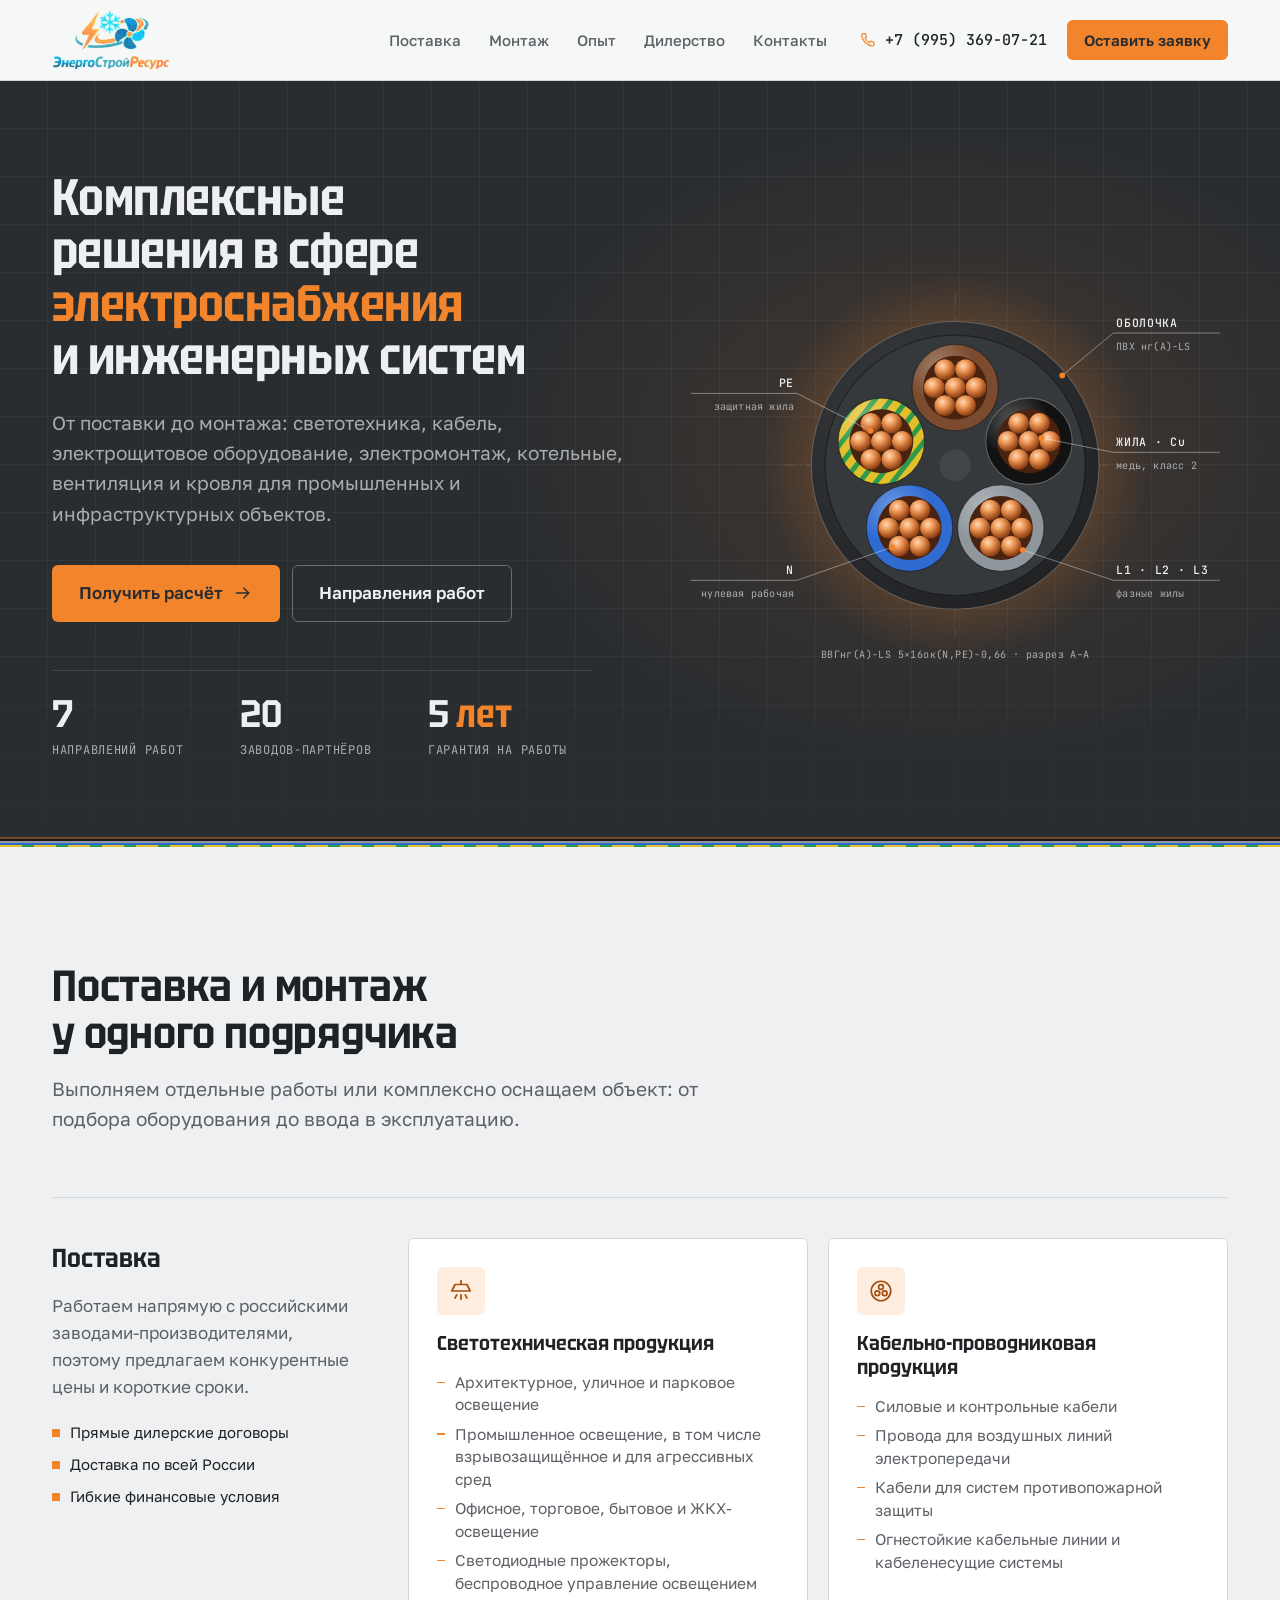
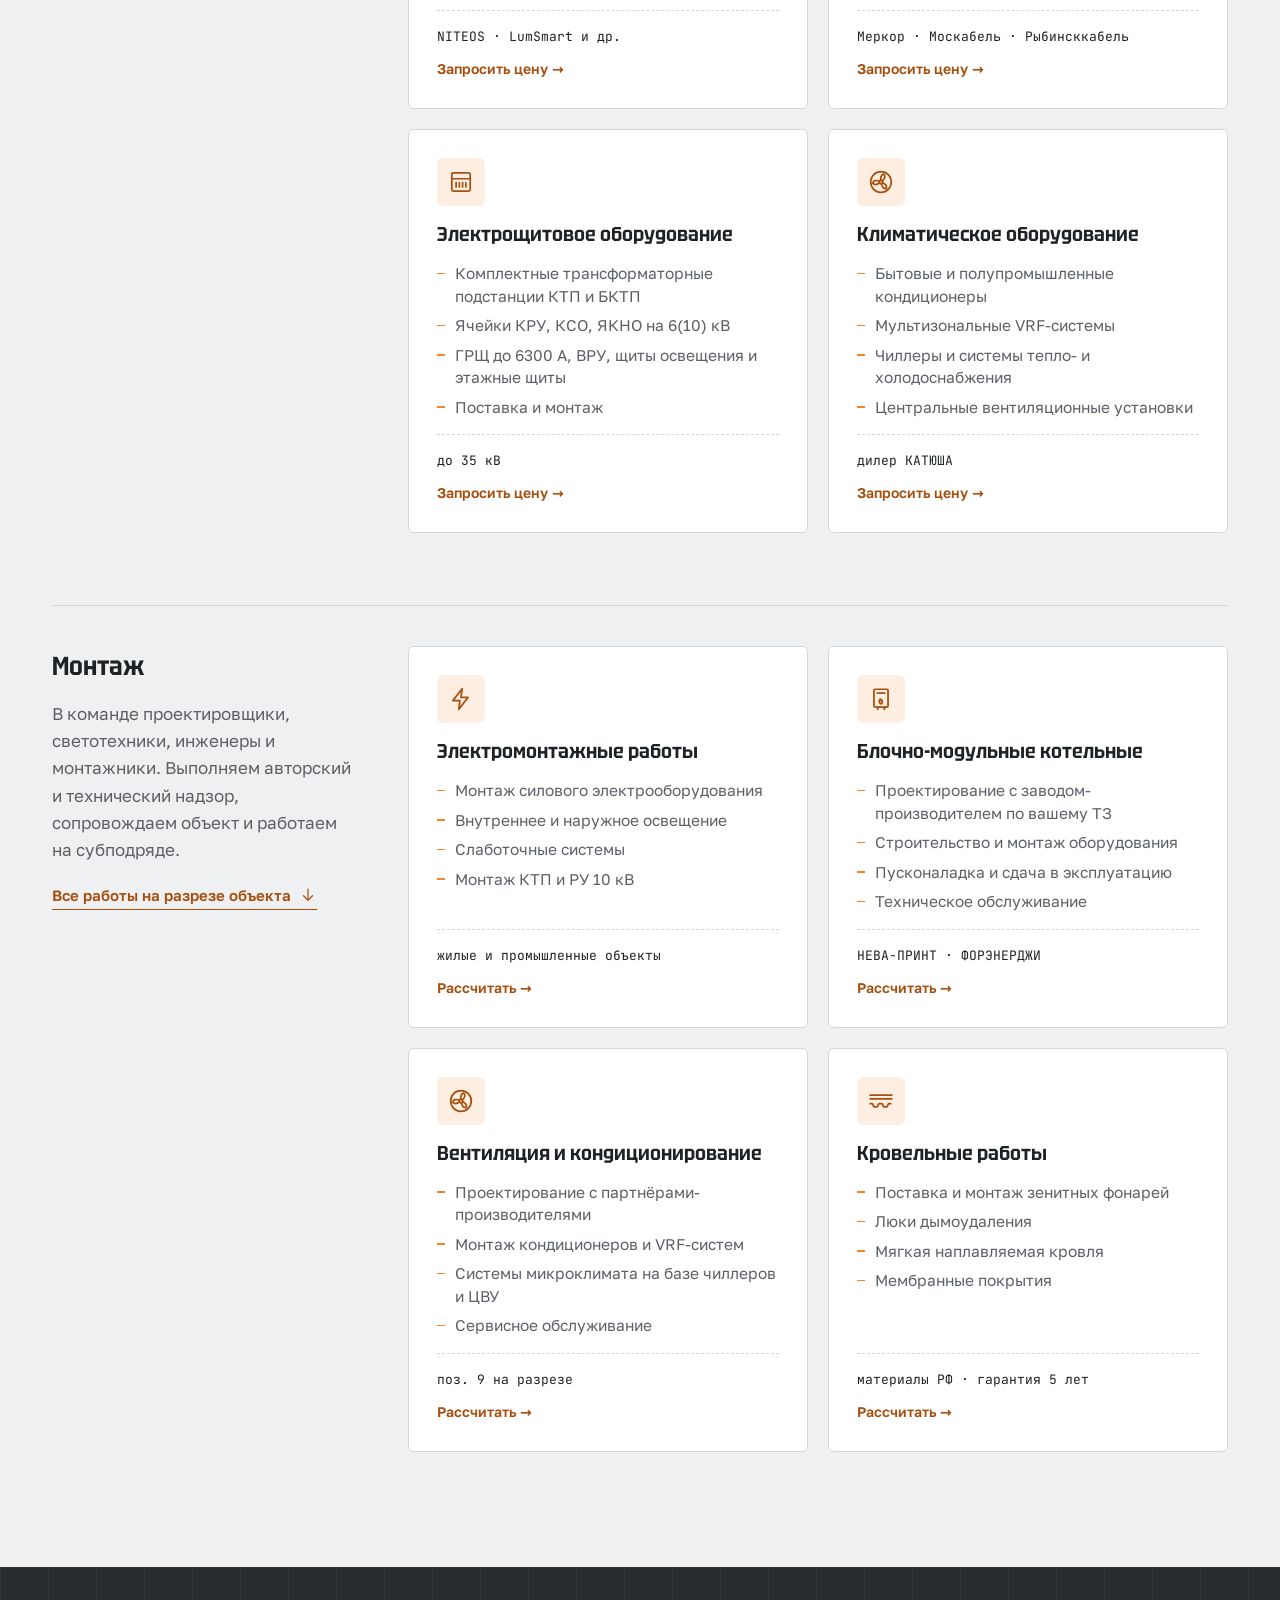
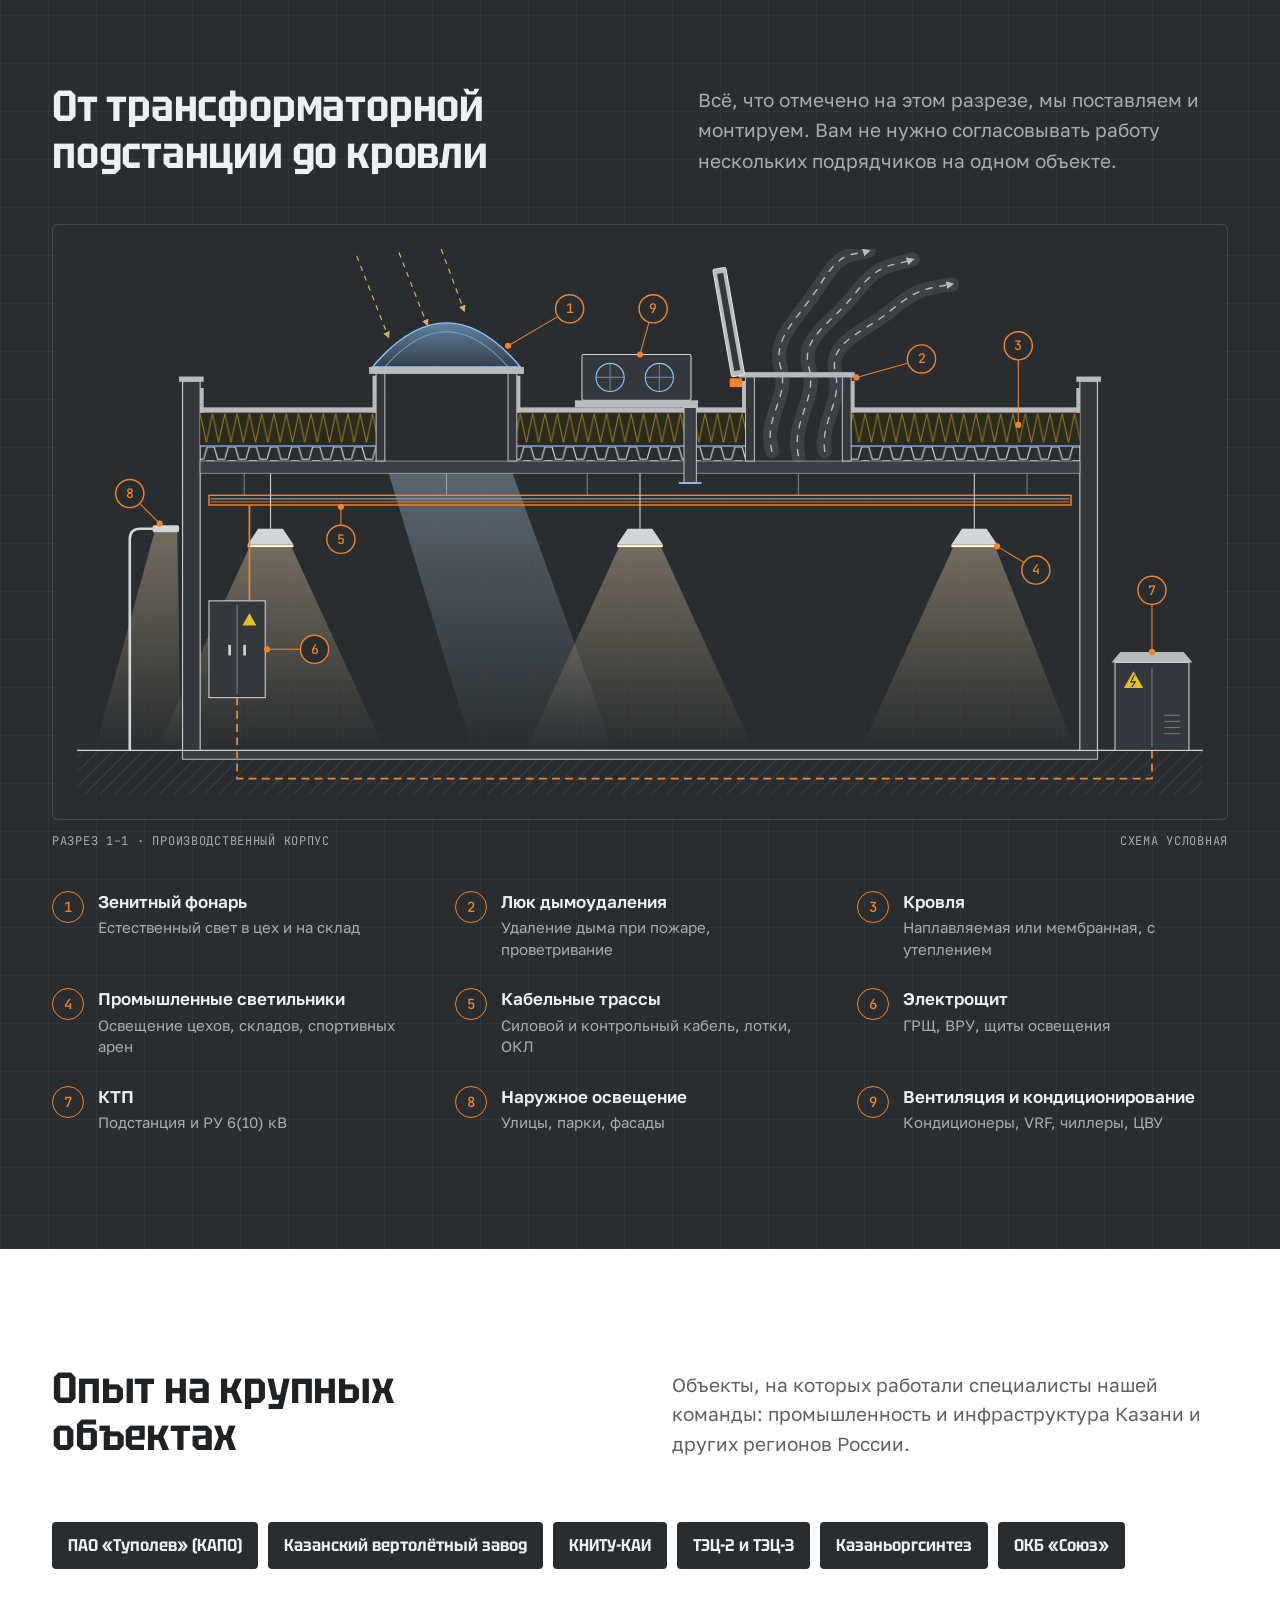
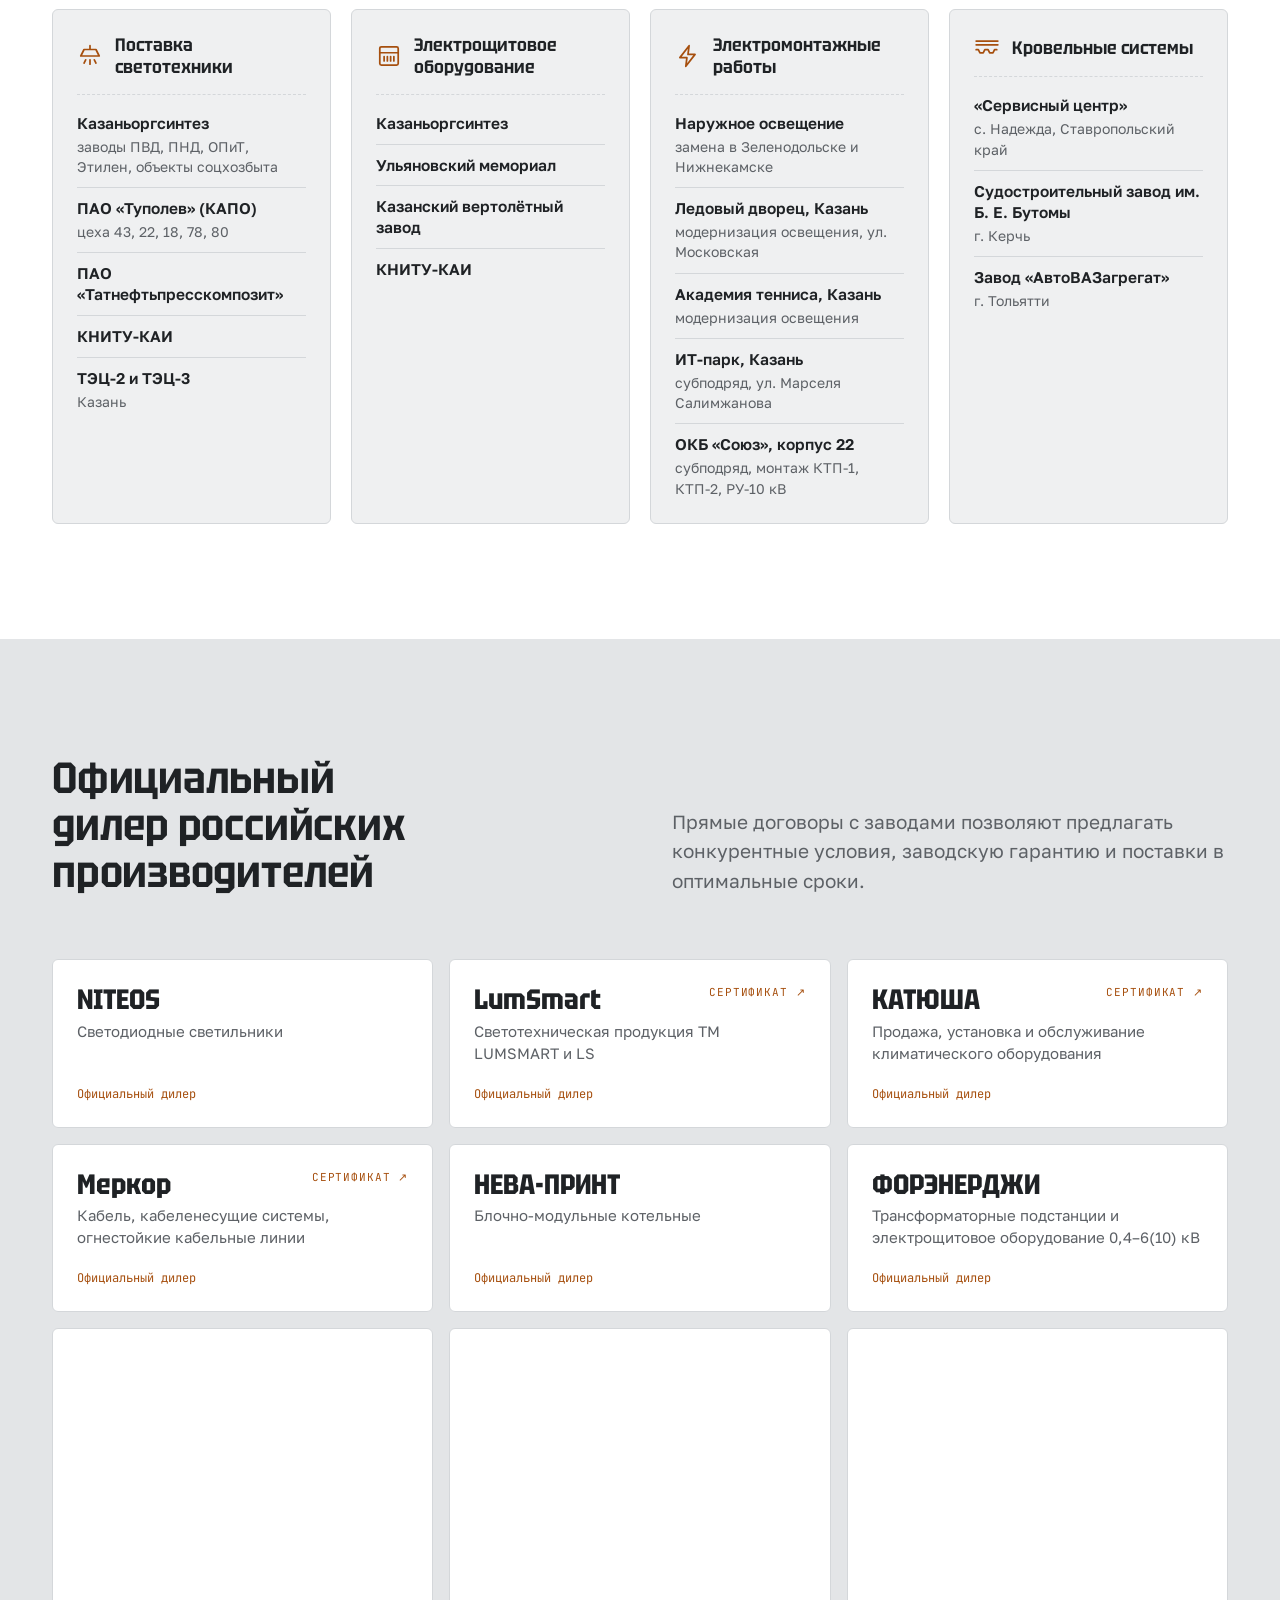
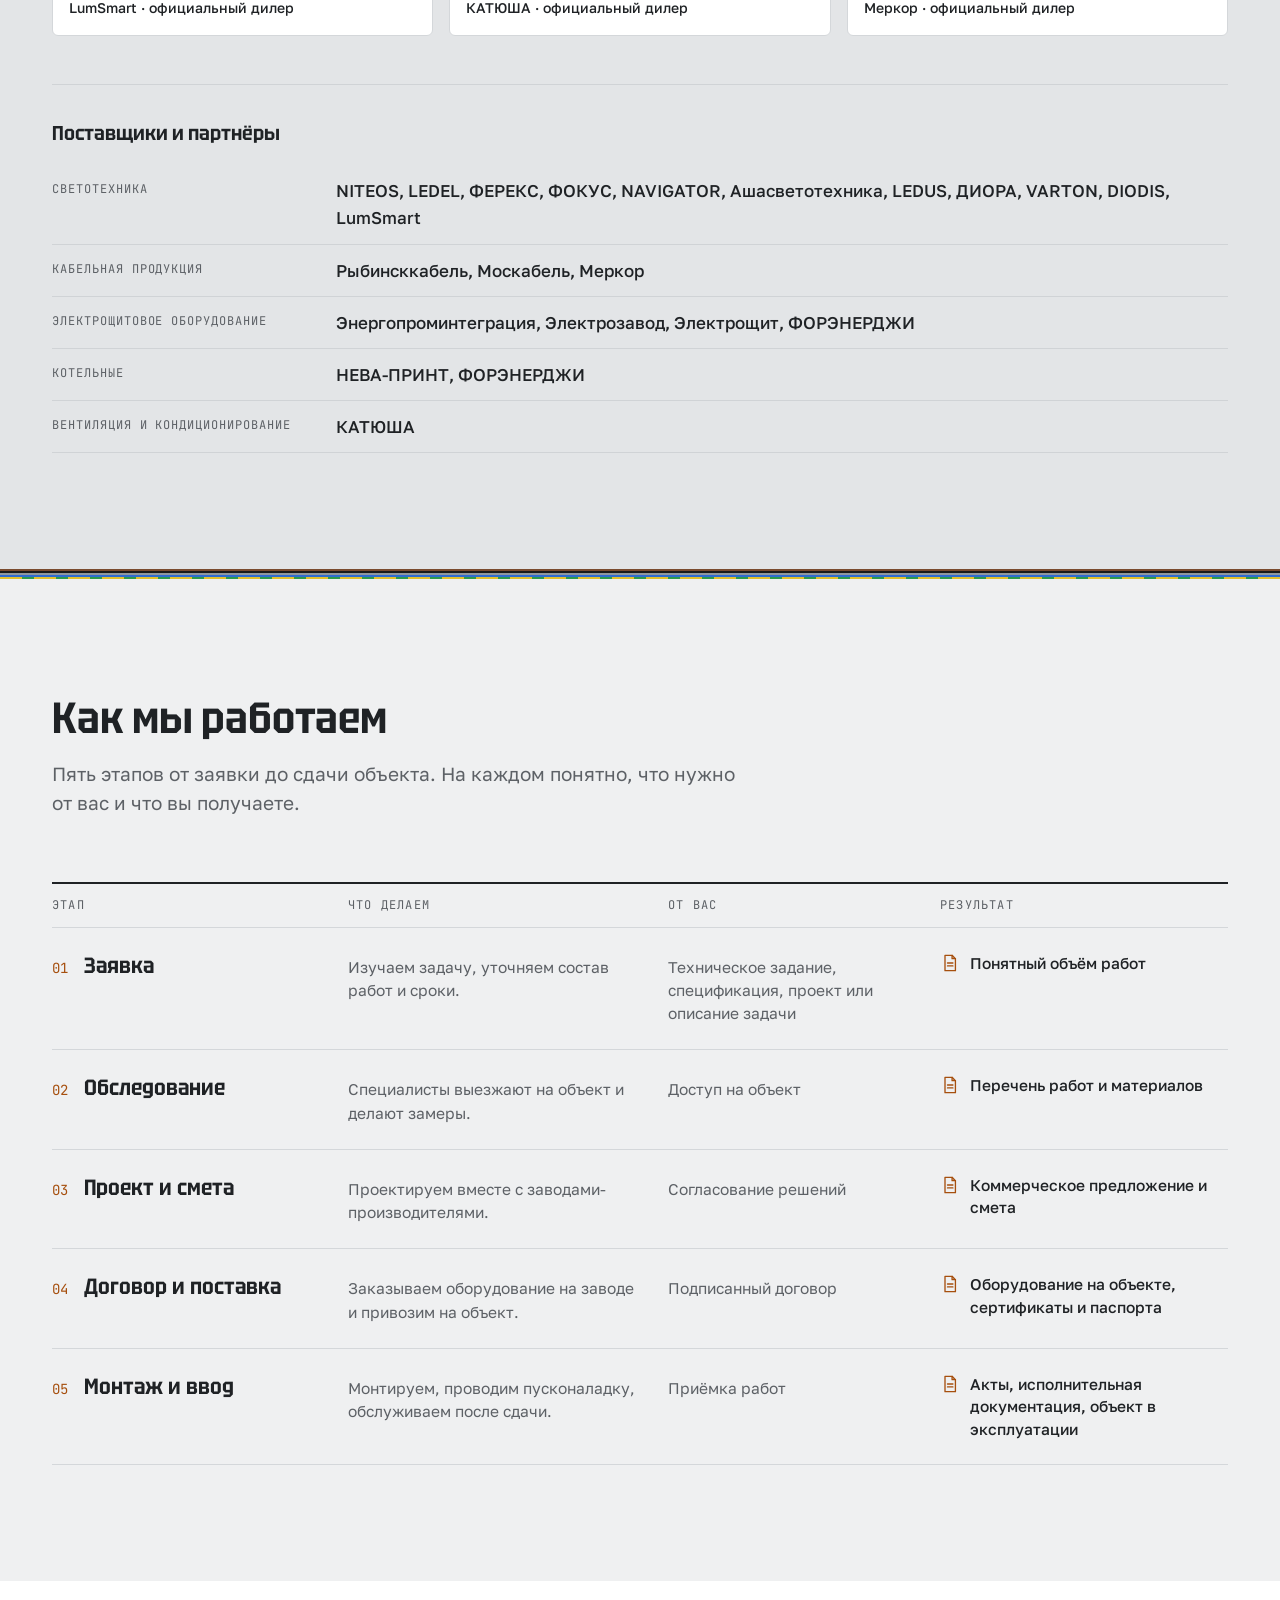
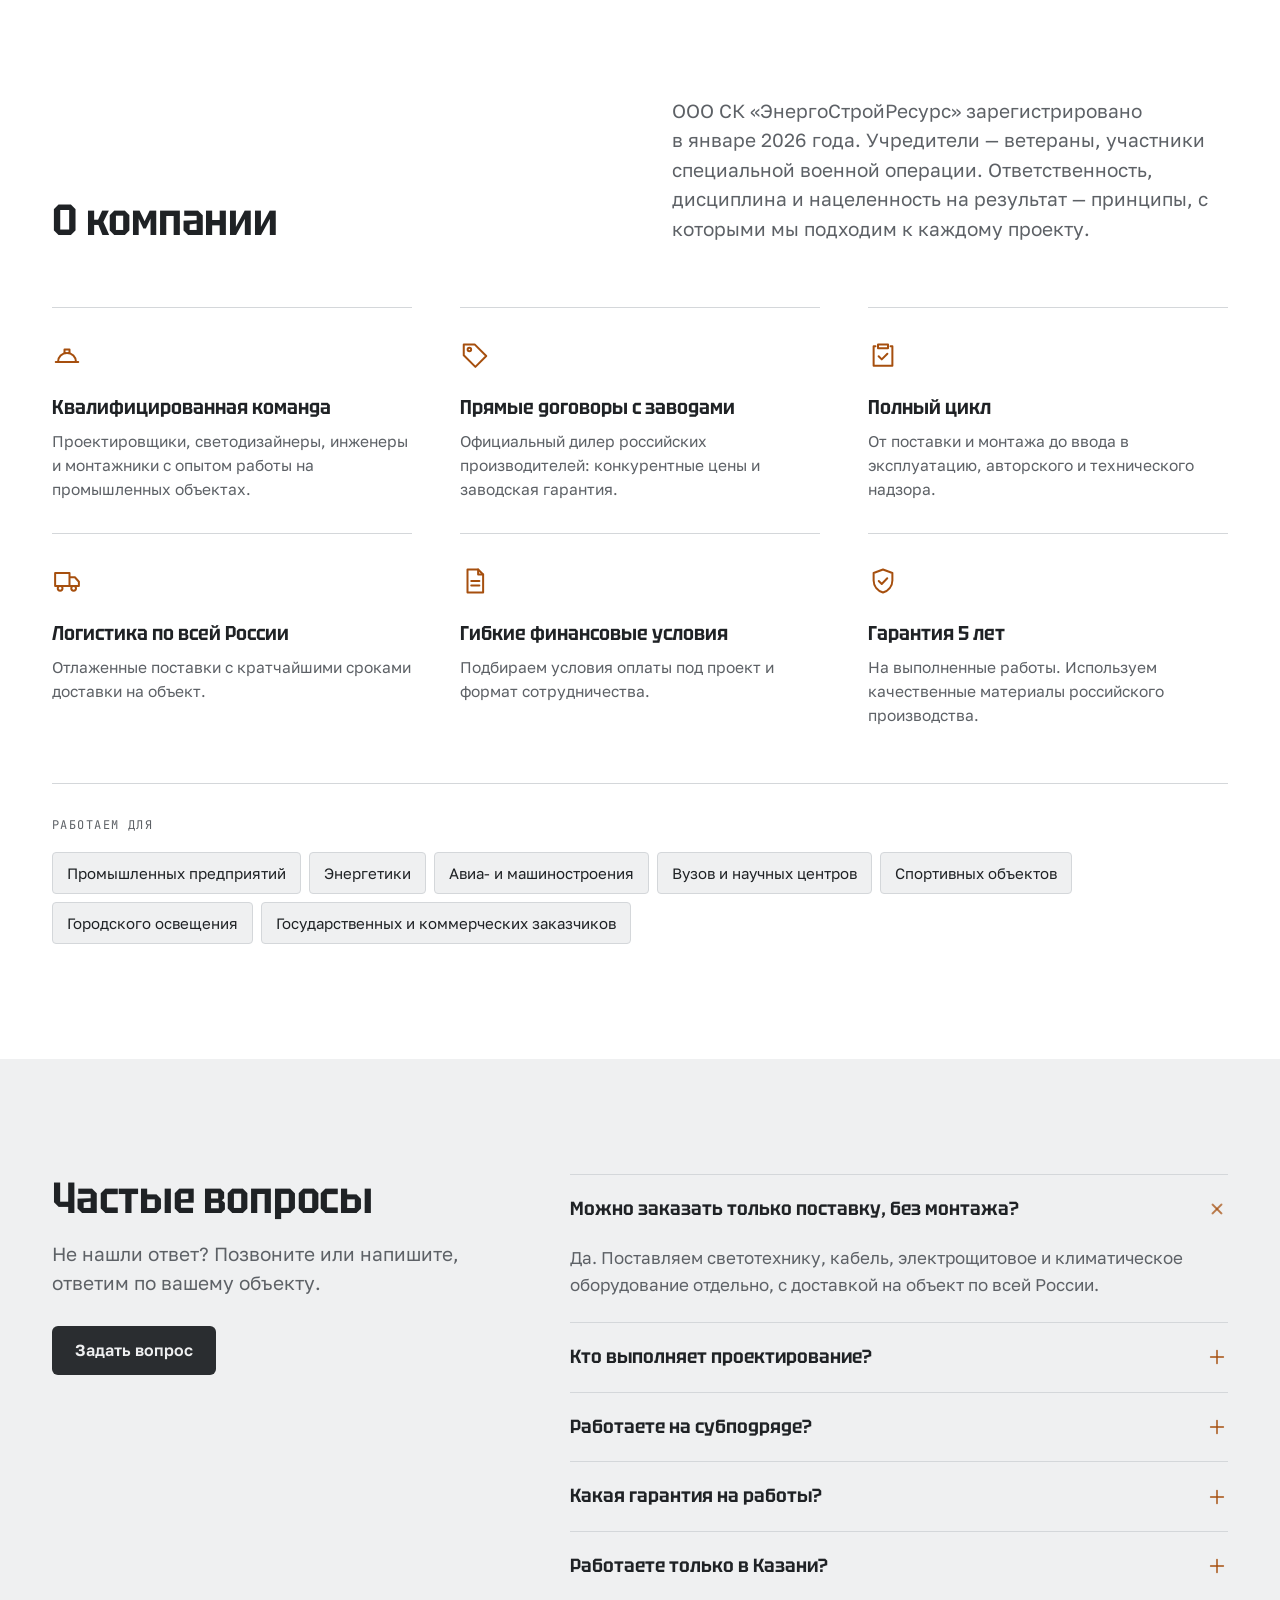
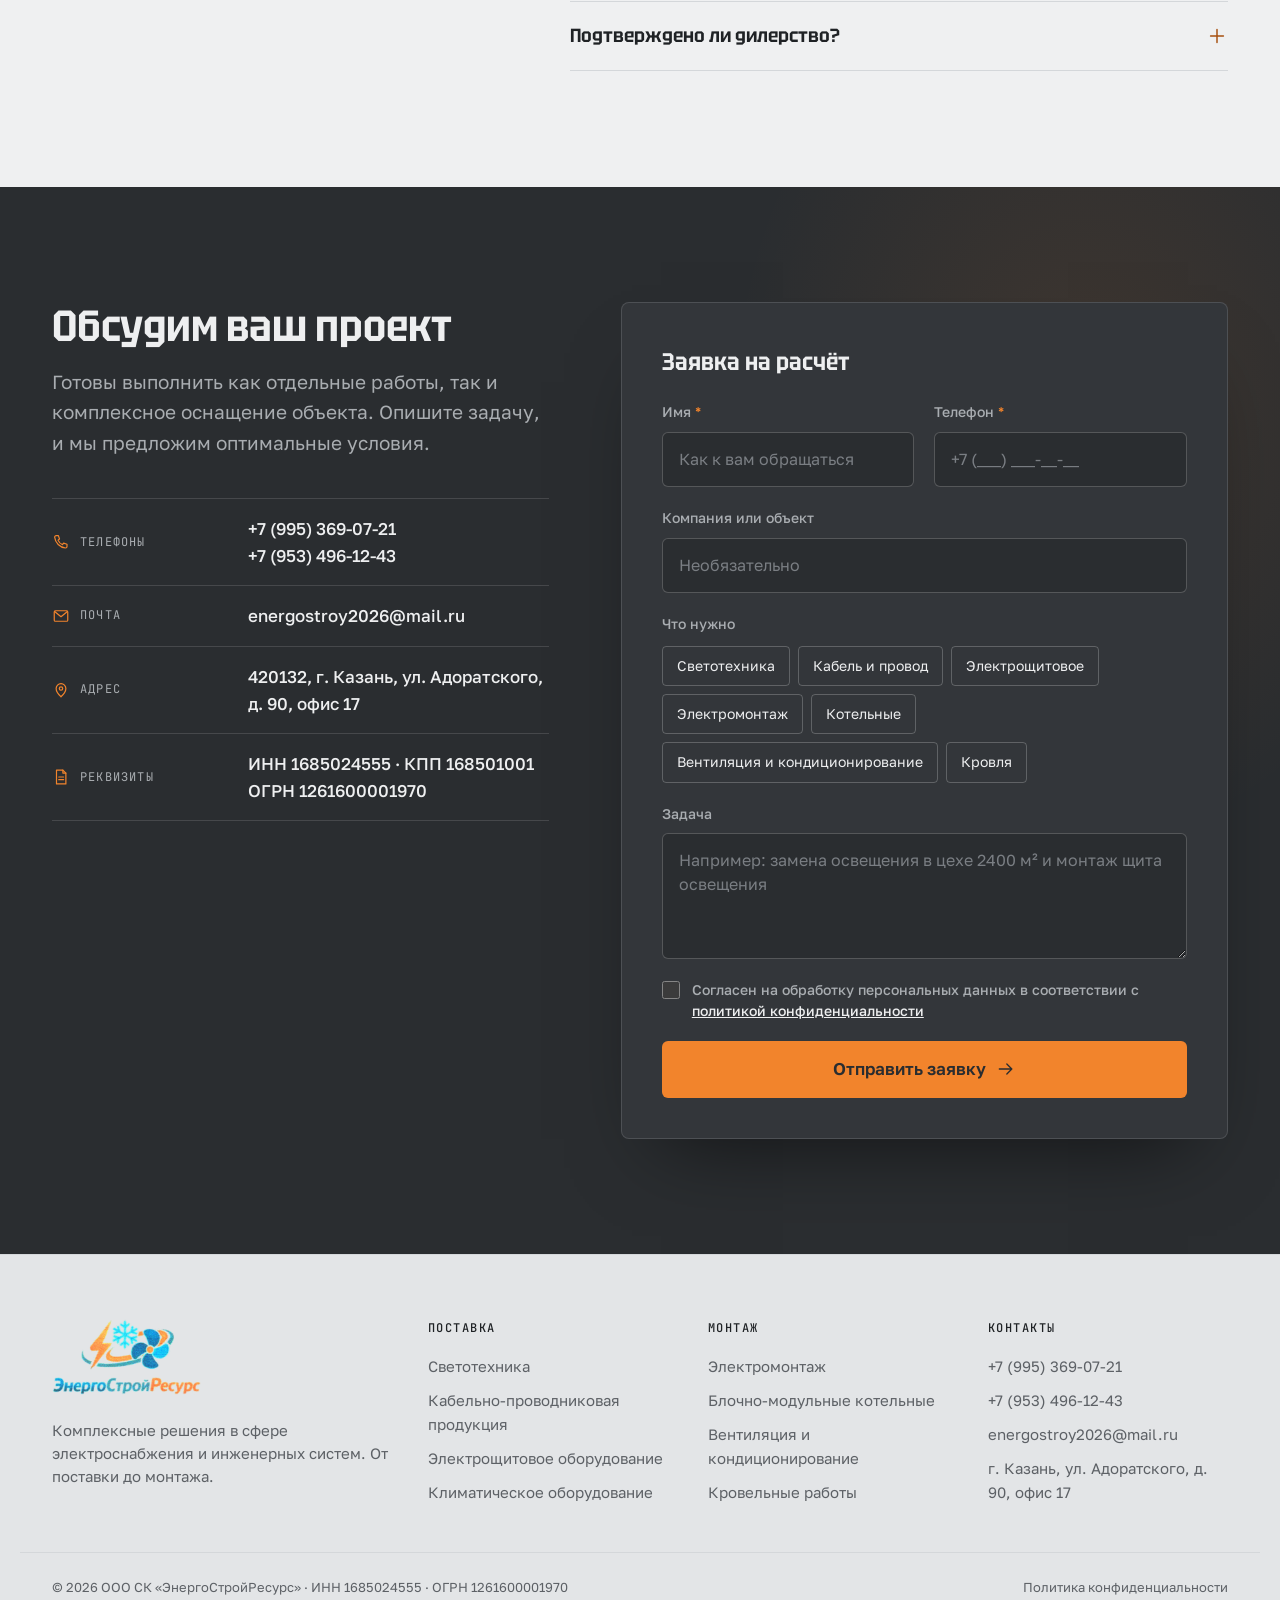
<file: index.html>
<!doctype html>
<html lang="ru">
<head>
  <meta charset="utf-8">
  <meta name="viewport" content="width=device-width, initial-scale=1, viewport-fit=cover">
  <title>ЭнергоСтройРесурс — электроснабжение и инженерные системы в Казани</title>
  <meta name="description" content="ООО СК «ЭнергоСтройРесурс», Казань. Поставка светотехники, кабеля и электрощитового оборудования до 35 кВ, электромонтаж, блочно-модульные котельные, вентиляция и кондиционирование, кровля. Официальный дилер NITEOS, LumSmart, КАТЮША, Меркор.">
  <meta name="theme-color" content="#2A2D30">
  <meta property="og:type" content="website">
  <meta property="og:title" content="ЭнергоСтройРесурс — комплексные решения в сфере электроснабжения и инженерных систем">
  <meta property="og:description" content="От поставки до монтажа: светотехника, кабель, электрощитовое оборудование, электромонтаж, котельные, вентиляция и кровля. Казань.">
  <meta property="og:locale" content="ru_RU">
  <link rel="icon" href="assets/img/favicon.png" type="image/png">
  <meta http-equiv="Content-Security-Policy" content="default-src 'self'; script-src 'self'; style-src 'self'; img-src 'self' data:; font-src 'self'; connect-src 'self'; form-action 'self'; base-uri 'self'; object-src 'none'; frame-src 'none'; worker-src 'none'; manifest-src 'self'; upgrade-insecure-requests">
  <meta name="referrer" content="strict-origin-when-cross-origin">
  <link rel="stylesheet" href="assets/css/fonts.css">
  <link rel="stylesheet" href="assets/css/style.css">
</head>
<body>

<!-- Иконки: используются через <svg><use href="#i-..."/></svg> -->
<svg class="sprite" aria-hidden="true" focusable="false">
  <symbol id="i-panel" viewBox="0 0 24 24"><rect x="3.5" y="3.5" width="17" height="17" rx="1.5"/><path d="M3.5 9h17M7.5 12.5v4M10.5 12.5v4M13.5 12.5v4M16.5 12.5v4"/></symbol>
  <symbol id="i-transformer" viewBox="0 0 24 24"><circle cx="9" cy="12" r="5.2"/><circle cx="15" cy="12" r="5.2"/><path d="M1.5 12h2.3M20.2 12h2.3"/></symbol>
  <symbol id="i-led" viewBox="0 0 24 24"><path d="M12 2.5V6M6.5 6h11l3 6h-17z"/><path d="M8 15.5l-1.5 3M12 15.5v4M16 15.5l1.5 3"/></symbol>
  <symbol id="i-cable" viewBox="0 0 24 24"><circle cx="12" cy="12" r="9"/><circle cx="12" cy="8.3" r="2.2"/><circle cx="8.6" cy="14.1" r="2.2"/><circle cx="15.4" cy="14.1" r="2.2"/></symbol>
  <symbol id="i-bolt" viewBox="0 0 24 24"><path d="M13 2.5 4.5 13.5H11l-1 8 8.5-11H12z"/></symbol>
  <symbol id="i-skylight" viewBox="0 0 24 24"><path d="M2 19.5h20M5.5 19.5V16h13v3.5M5.5 16c1.2-5.6 11.8-5.6 13 0M12 3v2.5M5.8 5.6l1.6 1.6M18.2 5.6l-1.6 1.6"/></symbol>
  <symbol id="i-hatch" viewBox="0 0 24 24"><path d="M2 19.5h20M5 19.5V16h10v3.5M5 16 2.5 9.5"/><path d="M9.5 13.5c-1.2-1.5 1.2-2.6 0-4.5s1.2-3 0-4.5M13.5 13.5c-1.2-1.5 1.2-2.6 0-4.5"/></symbol>
  <symbol id="i-roof" viewBox="0 0 24 24"><path d="M2 6.5h20M2 10h20M2 14.5h2l1.5 3h3l1.5-3h3l1.5 3h3l1.5-3h2"/></symbol>
  <symbol id="i-tag" viewBox="0 0 24 24"><path d="M3 12.2V3.5h8.7l9.3 9.3-8.7 8.7z"/><circle cx="7.5" cy="7.5" r="1.4"/></symbol>
  <symbol id="i-shield" viewBox="0 0 24 24"><path d="M12 2.8l7.5 2.8v6c0 4.6-3.2 8.2-7.5 9.6-4.3-1.4-7.5-5-7.5-9.6v-6z"/><path d="m8.6 12 2.4 2.4 4.4-4.6"/></symbol>
  <symbol id="i-doc" viewBox="0 0 24 24"><path d="M6 2.8h8.5l4 4v14.4H6z"/><path d="M14.5 2.8v4h4M9 12h6.5M9 15.5h6.5"/></symbol>
  <symbol id="i-truck" viewBox="0 0 24 24"><path d="M2.5 5.5H14V16H2.5zM14 9h4.3l3.2 3.6V16H14"/><circle cx="6.5" cy="17.8" r="1.9"/><circle cx="17.3" cy="17.8" r="1.9"/></symbol>
  <symbol id="i-helmet" viewBox="0 0 24 24"><path d="M3 17.5h18M4.8 17.5a7.2 7.2 0 0 1 14.4 0M10 10.8V7.5h4v3.3"/></symbol>
  <symbol id="i-contract" viewBox="0 0 24 24"><path d="M8 3.5h8v3H8zM6 5H4.5v15.5h15V5H18"/><path d="m8.5 13 2.5 2.5 4.5-4.5"/></symbol>
  <symbol id="i-arrow" viewBox="0 0 24 24"><path d="M4 12h15M13 6l6 6-6 6"/></symbol>
  <symbol id="i-down" viewBox="0 0 24 24"><path d="M12 4v15M6 13l6 6 6-6"/></symbol>
  <symbol id="i-check" viewBox="0 0 24 24"><path d="m5 12.5 4.5 4.5L19 7.5"/></symbol>
  <symbol id="i-plus" viewBox="0 0 24 24"><path d="M12 5v14M5 12h14"/></symbol>
  <symbol id="i-phone" viewBox="0 0 24 24"><path d="M5.5 3.5h3l1.5 4.5-2 1.5a11 11 0 0 0 6 6l1.5-2 4.5 1.5v3a2 2 0 0 1-2 2A16.5 16.5 0 0 1 3.5 5.5a2 2 0 0 1 2-2z"/></symbol>
  <symbol id="i-mail" viewBox="0 0 24 24"><rect x="3" y="5" width="18" height="14" rx="1.5"/><path d="m3.5 6 8.5 7 8.5-7"/></symbol>
  <symbol id="i-pin" viewBox="0 0 24 24"><path d="M12 21s-6.5-6-6.5-11a6.5 6.5 0 0 1 13 0c0 5-6.5 11-6.5 11z"/><circle cx="12" cy="10" r="2.3"/></symbol>
  <symbol id="i-clock" viewBox="0 0 24 24"><circle cx="12" cy="12" r="8.5"/><path d="M12 7.5V12l3 2"/></symbol>
  <symbol id="i-telegram" viewBox="0 0 24 24"><path d="M21 4 2.5 11.2l6.3 2.3L18 7.2l-7 7.6 6.3 5.2z"/></symbol>
  <symbol id="i-whatsapp" viewBox="0 0 24 24"><path d="M4 20.5l1.3-4.3a8.6 8.6 0 1 1 3.1 3z"/><path d="M9 8.5c0 3.3 3.2 6.5 6.5 6.5l1-1.6-2-1-1 1a5 5 0 0 1-2.9-2.9l1-1-1-2z"/></symbol>
  <symbol id="i-fan" viewBox="0 0 24 24"><circle cx="12" cy="12" r="9.5"/><circle cx="12" cy="12" r="1.6"/><path d="M12 10.4c-.6-2.6.2-4.9 2.6-5.8 1.7 1.8 1 4.4-1.3 6.1M13.5 12.8c2.5.9 4 2.8 3.5 5.3-2.4.6-4.3-1.4-4.5-4.2M10.5 12.8c-2 1.7-4.4 2.1-6.2.3.7-2.4 3.3-3.1 5.9-1.9"/></symbol>
  <symbol id="i-boiler" viewBox="0 0 24 24"><rect x="5.5" y="3" width="13" height="16.5" rx="1"/><path d="M8.5 6.5h7M9 19.5V21.5M15 19.5V21.5"/><path d="M12 16.5c-1.8-.9-2.2-2.6-.6-4.6.2 1.2.9 1.6 1.4 1.1.9 1.3.6 2.8-.8 3.5z"/></symbol>
</svg>

<a class="skip-link" href="#main">Перейти к содержанию</a>

<header class="header" data-header>
  <div class="container header__inner">
    <a class="logo" href="#top" aria-label="ЭнергоСтройРесурс — на главную"><img src="assets/img/logo.png" alt="ЭнергоСтройРесурс" width="432" height="220"></a>

    <nav class="nav" id="site-nav" aria-label="Основное меню">
      <ul class="nav__list">
        <li><a class="nav__link" href="#supply">Поставка</a></li>
        <li><a class="nav__link" href="#install">Монтаж</a></li>
        <li><a class="nav__link" href="#projects">Опыт</a></li>
        <li><a class="nav__link" href="#dealer">Дилерство</a></li>
        <li><a class="nav__link" href="#request">Контакты</a></li>
      </ul>
      <div class="nav__mobile-extra">
        <a class="nav__phone" href="tel:+79953690721">+7 (995) 369-07-21</a>
        <a class="nav__phone" href="tel:+79534961243">+7 (953) 496-12-43</a>
        <a class="btn btn--primary" href="#request">Оставить заявку</a>
      </div>
    </nav>

    <div class="header__actions">
      <a class="header__phone" href="tel:+79953690721">
        <svg class="icon" aria-hidden="true"><use href="#i-phone"/></svg>
        <span>+7 (995) 369-07-21</span>
      </a>
      <a class="btn btn--primary btn--sm header__cta" href="#request">Оставить заявку</a>
      <button class="burger" type="button" aria-controls="site-nav" aria-expanded="false" aria-label="Открыть меню">
        <span></span><span></span><span></span>
      </button>
    </div>
  </div>
</header>

<main id="main">

  <!-- ============ HERO ============ -->
  <section class="hero" id="top">
    <div class="container hero__grid">
      <div class="hero__content">
        <h1 class="hero__title">Комплексные решения в&nbsp;сфере <span>электроснабжения</span> и&nbsp;инженерных систем</h1>
        <p class="hero__lead">От поставки до монтажа: светотехника, кабель, электрощитовое оборудование, электромонтаж, котельные, вентиляция и кровля для промышленных и инфраструктурных объектов.</p>
        <div class="hero__actions">
          <a class="btn btn--primary btn--lg" href="#request">
            Получить расчёт
            <svg class="icon" aria-hidden="true"><use href="#i-arrow"/></svg>
          </a>
          <a class="btn btn--ghost btn--lg" href="#services">Направления работ</a>
        </div>
        <dl class="stats">
          <div class="stats__item"><dt>7</dt><dd>направлений работ</dd></div>
          <div class="stats__item"><dt>20</dt><dd>заводов-партнёров</dd></div>
          <div class="stats__item"><dt>5<span> лет</span></dt><dd>гарантия на работы</dd></div>
        </dl>
      </div>

      <figure class="hero__figure">
        <svg class="cable" viewBox="0 0 760 560" role="img" aria-labelledby="cable-title">
          <title id="cable-title">Разрез силового кабеля ВВГнг(А)-LS 5×16 с пятью медными жилами</title>
          <defs>
            <radialGradient id="cu" cx=".38" cy=".32" r=".75">
              <stop offset="0" stop-color="#FFD9B5"/>
              <stop offset=".35" stop-color="#EE9A5A"/>
              <stop offset=".75" stop-color="#A9531F"/>
              <stop offset="1" stop-color="#6E3312"/>
            </radialGradient>
            <radialGradient id="sheath" cx=".4" cy=".35" r=".8">
              <stop offset="0" stop-color="#3E4144"/>
              <stop offset="1" stop-color="#1B1C1E"/>
            </radialGradient>
            <radialGradient id="shine" cx=".3" cy=".25" r=".7">
              <stop offset="0" stop-color="#fff" stop-opacity=".28"/>
              <stop offset=".6" stop-color="#fff" stop-opacity="0"/>
            </radialGradient>
            <radialGradient id="glow" cx=".5" cy=".5" r=".5">
              <stop offset="0" stop-color="#F2842C" stop-opacity=".55"/>
              <stop offset="1" stop-color="#F2842C" stop-opacity="0"/>
            </radialGradient>
            <pattern id="pe" width="18" height="18" patternUnits="userSpaceOnUse" patternTransform="rotate(38)">
              <rect width="18" height="18" fill="#E3C02A"/>
              <rect width="7" height="18" fill="#2F9A4C"/>
            </pattern>
            <g id="core">
              <circle r="44.5" fill="#4A2310"/>
              <circle r="14.4" fill="url(#cu)"/>
              <circle cx="29" r="14.4" fill="url(#cu)"/>
              <circle cx="14.5" cy="25.1" r="14.4" fill="url(#cu)"/>
              <circle cx="-14.5" cy="25.1" r="14.4" fill="url(#cu)"/>
              <circle cx="-29" r="14.4" fill="url(#cu)"/>
              <circle cx="-14.5" cy="-25.1" r="14.4" fill="url(#cu)"/>
              <circle cx="14.5" cy="-25.1" r="14.4" fill="url(#cu)"/>
            </g>
          </defs>

          <circle class="cable__glow" cx="380" cy="280" r="270" fill="url(#glow)"/>

          <!-- осевые линии (штрихпунктир, как на чертеже) -->
          <g class="cable__axes" fill="none" stroke="rgba(238,239,240,.16)" stroke-width="1" stroke-dasharray="18 5 3 5">
            <path d="M140 280H620M380 40V520"/>
          </g>
          <circle cx="380" cy="280" r="232" fill="none" stroke="rgba(238,239,240,.12)" stroke-dasharray="2 7"/>

          <!-- оболочка и поясная изоляция -->
          <circle cx="380" cy="280" r="200" fill="url(#sheath)" stroke="rgba(238,239,240,.22)" stroke-width="1.5"/>
          <circle cx="380" cy="280" r="181" fill="#36393C" stroke="rgba(0,0,0,.35)" stroke-width="2"/>
          <circle cx="380" cy="280" r="22" fill="#414448"/>

          <!-- жилы: L1 коричневая, L2 чёрная, L3 серая, N синяя, PE жёлто-зелёная -->
          <g stroke="rgba(0,0,0,.4)" stroke-width="1.5">
            <circle cx="380" cy="172" r="60" fill="#7A4B2E"/>
            <circle cx="482.7" cy="246.6" r="60" fill="#121212" stroke="rgba(238,239,240,.28)"/>
            <circle cx="443.5" cy="367.4" r="60" fill="#8F979D"/>
            <circle cx="316.5" cy="367.4" r="60" fill="#2F6BD1"/>
            <circle cx="277.3" cy="246.6" r="60" fill="url(#pe)"/>
          </g>
          <g fill="url(#shine)">
            <circle cx="380" cy="172" r="60"/>
            <circle cx="482.7" cy="246.6" r="60"/>
            <circle cx="443.5" cy="367.4" r="60"/>
            <circle cx="316.5" cy="367.4" r="60"/>
            <circle cx="277.3" cy="246.6" r="60"/>
          </g>
          <use href="#core" x="380" y="172"/>
          <use href="#core" x="482.7" y="246.6"/>
          <use href="#core" x="443.5" y="367.4"/>
          <use href="#core" x="316.5" y="367.4"/>
          <use href="#core" x="277.3" y="246.6"/>

          <!-- выноски -->
          <g class="cable__callouts">
            <g fill="none" stroke="rgba(238,239,240,.5)" stroke-width="1.2">
              <path d="M529 155 600 96H748"/>
              <path d="M500 242 600 262H748"/>
              <path d="M474 398 600 440H748"/>
              <path d="M262 232 160 180H12"/>
              <path d="M292 394 160 440H12"/>
            </g>
            <g fill="#F2842C">
              <circle cx="529" cy="155" r="4"/>
              <circle cx="500" cy="242" r="4"/>
              <circle cx="474" cy="398" r="4"/>
              <circle cx="262" cy="232" r="4"/>
              <circle cx="292" cy="394" r="4"/>
            </g>
            <g class="cable__label">
              <text x="604" y="87">ОБОЛОЧКА</text>
              <text x="604" y="119" class="cable__sub">ПВХ нг(А)-LS</text>
              <text x="604" y="253">ЖИЛА · Cu</text>
              <text x="604" y="285" class="cable__sub">медь, класс 2</text>
              <text x="604" y="431">L1 · L2 · L3</text>
              <text x="604" y="463" class="cable__sub">фазные жилы</text>
              <text x="156" y="171" text-anchor="end">PE</text>
              <text x="156" y="203" text-anchor="end" class="cable__sub">защитная жила</text>
              <text x="156" y="431" text-anchor="end">N</text>
              <text x="156" y="463" text-anchor="end" class="cable__sub">нулевая рабочая</text>
            </g>
          </g>
          <text class="cable__caption" x="380" y="548" text-anchor="middle">ВВГнг(А)-LS 5×16ок(N,PE)-0,66 · разрез А–А</text>
        </svg>
        <figcaption class="hero__legend">
          <span><i class="l1"></i>L1</span>
          <span><i class="l2"></i>L2</span>
          <span><i class="l3"></i>L3</span>
          <span><i class="n"></i>N</span>
          <span><i class="pe"></i>PE</span>
          <span class="hero__legend-mark">ВВГнг(А)-LS 5×16 · 0,66 кВ</span>
        </figcaption>
      </figure>
    </div>
  </section>

  <div class="wires" aria-hidden="true"></div>

  <!-- ============ НАПРАВЛЕНИЯ ============ -->
  <section class="section services" id="services">
    <div class="container">
      <div class="section-head">
        <h2 class="section-title">Поставка и&nbsp;монтаж у&nbsp;одного подрядчика</h2>
        <p class="section-lead">Выполняем отдельные работы или комплексно оснащаем объект: от подбора оборудования до ввода в эксплуатацию.</p>
      </div>

      <!-- Поставка -->
      <div class="group" id="supply">
        <div class="group__head">
          <h3 class="group__title">Поставка</h3>
          <p class="group__text">Работаем напрямую с российскими заводами-производителями, поэтому предлагаем конкурентные цены и короткие сроки.</p>
          <ul class="group__facts">
            <li>Прямые дилерские договоры</li>
            <li>Доставка по всей России</li>
            <li>Гибкие финансовые условия</li>
          </ul>
        </div>

        <div class="tiles">
          <article class="tile">
            <div class="tile__icon"><svg class="icon" aria-hidden="true"><use href="#i-led"/></svg></div>
            <h4 class="tile__title">Светотехническая продукция</h4>
            <ul class="tile__list">
              <li>Архитектурное, уличное и парковое освещение</li>
              <li>Промышленное освещение, в том числе взрывозащищённое и для агрессивных сред</li>
              <li>Офисное, торговое, бытовое и ЖКХ-освещение</li>
              <li>Светодиодные прожекторы, беспроводное управление освещением</li>
            </ul>
            <div class="tile__foot">
              <span class="tile__spec">NITEOS · LumSmart и др.</span>
              <a class="tile__link" href="#request" data-service="Светотехника">Запросить цену</a>
            </div>
          </article>

          <article class="tile">
            <div class="tile__icon"><svg class="icon" aria-hidden="true"><use href="#i-cable"/></svg></div>
            <h4 class="tile__title">Кабельно-проводниковая продукция</h4>
            <ul class="tile__list">
              <li>Силовые и контрольные кабели</li>
              <li>Провода для воздушных линий электропередачи</li>
              <li>Кабели для систем противопожарной защиты</li>
              <li>Огнестойкие кабельные линии и кабеленесущие системы</li>
            </ul>
            <div class="tile__foot">
              <span class="tile__spec">Меркор · Москабель · Рыбинсккабель</span>
              <a class="tile__link" href="#request" data-service="Кабель и провод">Запросить цену</a>
            </div>
          </article>

          <article class="tile">
            <div class="tile__icon"><svg class="icon" aria-hidden="true"><use href="#i-panel"/></svg></div>
            <h4 class="tile__title">Электрощитовое оборудование</h4>
            <ul class="tile__list">
              <li>Комплектные трансформаторные подстанции КТП и БКТП</li>
              <li>Ячейки КРУ, КСО, ЯКНО на 6(10) кВ</li>
              <li>ГРЩ до 6300 А, ВРУ, щиты освещения и этажные щиты</li>
              <li>Поставка и монтаж</li>
            </ul>
            <div class="tile__foot">
              <span class="tile__spec">до 35 кВ</span>
              <a class="tile__link" href="#request" data-service="Электрощитовое оборудование">Запросить цену</a>
            </div>
          </article>

          <article class="tile">
            <div class="tile__icon"><svg class="icon" aria-hidden="true"><use href="#i-fan"/></svg></div>
            <h4 class="tile__title">Климатическое оборудование</h4>
            <ul class="tile__list">
              <li>Бытовые и полупромышленные кондиционеры</li>
              <li>Мультизональные VRF-системы</li>
              <li>Чиллеры и системы тепло- и холодоснабжения</li>
              <li>Центральные вентиляционные установки</li>
            </ul>
            <div class="tile__foot">
              <span class="tile__spec">дилер КАТЮША</span>
              <a class="tile__link" href="#request" data-service="Вентиляция и кондиционирование">Запросить цену</a>
            </div>
          </article>
        </div>
      </div>

      <!-- Монтаж -->
      <div class="group" id="install">
        <div class="group__head">
          <h3 class="group__title">Монтаж</h3>
          <p class="group__text">В команде проектировщики, светотехники, инженеры и монтажники. Выполняем авторский и технический надзор, сопровождаем объект и работаем на субподряде.</p>
          <a class="group__more" href="#object">
            Все работы на разрезе объекта
            <svg class="icon" aria-hidden="true"><use href="#i-down"/></svg>
          </a>
        </div>

        <div class="tiles">
          <article class="tile">
            <div class="tile__icon"><svg class="icon" aria-hidden="true"><use href="#i-bolt"/></svg></div>
            <h4 class="tile__title">Электромонтажные работы</h4>
            <ul class="tile__list">
              <li>Монтаж силового электрооборудования</li>
              <li>Внутреннее и наружное освещение</li>
              <li>Слаботочные системы</li>
              <li>Монтаж КТП и РУ 10 кВ</li>
            </ul>
            <div class="tile__foot">
              <span class="tile__spec">жилые и промышленные объекты</span>
              <a class="tile__link" href="#request" data-service="Электромонтаж">Рассчитать</a>
            </div>
          </article>

          <article class="tile">
            <div class="tile__icon"><svg class="icon" aria-hidden="true"><use href="#i-boiler"/></svg></div>
            <h4 class="tile__title">Блочно-модульные котельные</h4>
            <ul class="tile__list">
              <li>Проектирование с заводом-производителем по вашему ТЗ</li>
              <li>Строительство и монтаж оборудования</li>
              <li>Пусконаладка и сдача в эксплуатацию</li>
              <li>Техническое обслуживание</li>
            </ul>
            <div class="tile__foot">
              <span class="tile__spec">НЕВА-ПРИНТ · ФОРЭНЕРДЖИ</span>
              <a class="tile__link" href="#request" data-service="Котельные">Рассчитать</a>
            </div>
          </article>

          <article class="tile">
            <div class="tile__icon"><svg class="icon" aria-hidden="true"><use href="#i-fan"/></svg></div>
            <h4 class="tile__title">Вентиляция и кондиционирование</h4>
            <ul class="tile__list">
              <li>Проектирование с партнёрами-производителями</li>
              <li>Монтаж кондиционеров и VRF-систем</li>
              <li>Системы микроклимата на базе чиллеров и ЦВУ</li>
              <li>Сервисное обслуживание</li>
            </ul>
            <div class="tile__foot">
              <span class="tile__spec">поз. 9 на разрезе</span>
              <a class="tile__link" href="#request" data-service="Вентиляция и кондиционирование">Рассчитать</a>
            </div>
          </article>

          <article class="tile">
            <div class="tile__icon"><svg class="icon" aria-hidden="true"><use href="#i-roof"/></svg></div>
            <h4 class="tile__title">Кровельные работы</h4>
            <ul class="tile__list">
              <li>Поставка и монтаж зенитных фонарей</li>
              <li>Люки дымоудаления</li>
              <li>Мягкая наплавляемая кровля</li>
              <li>Мембранные покрытия</li>
            </ul>
            <div class="tile__foot">
              <span class="tile__spec">материалы РФ · гарантия 5 лет</span>
              <a class="tile__link" href="#request" data-service="Кровля">Рассчитать</a>
            </div>
          </article>
        </div>
      </div>
    </div>
  </section>

  <!-- ============ ОБЪЕКТ В РАЗРЕЗЕ ============ -->
  <section class="section object" id="object">
    <div class="container">
      <div class="object__head">
        <h2 class="section-title">От трансформаторной подстанции до&nbsp;кровли</h2>
        <p class="object__lead">Всё, что отмечено на этом разрезе, мы поставляем и монтируем. Вам не нужно согласовывать работу нескольких подрядчиков на одном объекте.</p>
      </div>

      <div class="drawing" tabindex="0" aria-label="Схема здания в разрезе. На узких экранах прокручивается по горизонтали.">
        <svg class="drawing__svg" viewBox="0 0 1280 620" role="img" aria-labelledby="section-title section-desc">
          <title id="section-title">Разрез производственного корпуса</title>
          <desc id="section-desc">Зенитный фонарь, люк дымоудаления, кровельный пирог, светодиодные светильники, кабельные лотки, электрощит, трансформаторная подстанция, наружное освещение и вентиляционная установка.</desc>
          <defs>
            <pattern id="ground" width="12" height="12" patternUnits="userSpaceOnUse" patternTransform="rotate(45)">
              <path d="M0 0V12" stroke="rgba(222,224,227,.16)" stroke-width="1.4"/>
            </pattern>
            <pattern id="wool" width="14" height="37" patternUnits="userSpaceOnUse">
              <path d="M0 2 7 35 14 2" fill="none" stroke="rgba(227,192,42,.55)" stroke-width="1.2"/>
            </pattern>
            <pattern id="prof" width="24" height="16" patternUnits="userSpaceOnUse">
              <path d="M0 15 4 1h8l4 14h8" fill="none" stroke="#D3D6D9" stroke-width="1.3"/>
            </pattern>
            <linearGradient id="daylight" x1="0" y1="0" x2="0" y2="1">
              <stop offset="0" stop-color="#CFE6FF" stop-opacity=".32"/>
              <stop offset="1" stop-color="#CFE6FF" stop-opacity="0"/>
            </linearGradient>
            <linearGradient id="lamp" x1="0" y1="0" x2="0" y2="1">
              <stop offset="0" stop-color="#FFE3BD" stop-opacity=".34"/>
              <stop offset="1" stop-color="#FFE3BD" stop-opacity="0"/>
            </linearGradient>
            <linearGradient id="glass" x1="0" y1="0" x2="0" y2="1">
              <stop offset="0" stop-color="#8EC5FF" stop-opacity=".55"/>
              <stop offset="1" stop-color="#8EC5FF" stop-opacity=".12"/>
            </linearGradient>
            <marker id="arr" viewBox="0 0 10 10" refX="6" refY="5" markerWidth="7" markerHeight="7" orient="auto-start-reverse">
              <path d="M0 1 8 5 0 9z" fill="#B8BBBF"/>
            </marker>
            <marker id="arr-sun" viewBox="0 0 10 10" refX="6" refY="5" markerWidth="7" markerHeight="7" orient="auto-start-reverse">
              <path d="M0 1 8 5 0 9z" fill="#F2C46B"/>
            </marker>
          </defs>

          <!-- грунт и плита пола -->
          <rect x="0" y="570" width="1280" height="50" fill="url(#ground)"/>
          <path d="M0 570H1280" stroke="#D3D6D9" stroke-width="1.5"/>
          <rect x="120" y="570" width="1040" height="10" fill="#3B3F43" stroke="#D3D6D9" stroke-width="1"/>

          <!-- световые потоки (рисуются под конструкциями) -->
          <polygon points="350,241 490,241 610,570 450,570" fill="url(#daylight)"/>
          <polygon points="196,339 244,339 350,570 90,570" fill="url(#lamp)"/>
          <polygon points="616,339 664,339 770,570 510,570" fill="url(#lamp)"/>
          <polygon points="996,339 1044,339 1135,570 890,570" fill="url(#lamp)"/>
          <polygon points="88,322 114,322 118,570 20,570" fill="url(#lamp)"/>

          <!-- солнечные лучи над фонарём -->
          <g stroke="#F2C46B" stroke-width="1.4" stroke-dasharray="6 6" marker-end="url(#arr-sun)" opacity=".85">
            <path d="M318 8 354 100"/>
            <path d="M366 4 398 86"/>
            <path d="M414 0 440 70"/>
          </g>

          <!-- стены с парапетами -->
          <rect x="120" y="150" width="20" height="420" fill="#34383C" stroke="#D3D6D9" stroke-width="1.2"/>
          <rect x="1140" y="150" width="20" height="420" fill="#34383C" stroke="#D3D6D9" stroke-width="1.2"/>
          <rect x="116" y="145" width="28" height="6" fill="#B8BBBF"/>
          <rect x="1136" y="145" width="28" height="6" fill="#B8BBBF"/>

          <!-- несущая балка -->
          <rect x="140" y="241" width="1000" height="14" fill="#3B3F43" stroke="rgba(222,224,227,.55)" stroke-width="1"/>

          <!-- кровельный пирог: мембрана / утеплитель / пароизоляция / профлист -->
          <g>
            <rect x="140" y="186" width="200" height="37" fill="#2B2A1F"/>
            <rect x="500" y="186" width="260" height="37" fill="#2B2A1F"/>
            <rect x="880" y="186" width="260" height="37" fill="#2B2A1F"/>
            <rect x="140" y="186" width="200" height="37" fill="url(#wool)"/>
            <rect x="500" y="186" width="260" height="37" fill="url(#wool)"/>
            <rect x="880" y="186" width="260" height="37" fill="url(#wool)"/>
            <g fill="#8EC5FF" opacity=".7">
              <rect x="140" y="223" width="200" height="2"/>
              <rect x="500" y="223" width="260" height="2"/>
              <rect x="880" y="223" width="260" height="2"/>
            </g>
            <rect x="140" y="225" width="200" height="16" fill="url(#prof)"/>
            <rect x="500" y="225" width="260" height="16" fill="url(#prof)"/>
            <rect x="880" y="225" width="260" height="16" fill="url(#prof)"/>
            <g fill="#B8BBBF">
              <rect x="140" y="180" width="200" height="6"/>
              <rect x="500" y="180" width="260" height="6"/>
              <rect x="880" y="180" width="260" height="6"/>
              <rect x="140" y="158" width="4" height="28"/>
              <rect x="1136" y="158" width="4" height="28"/>
            </g>
          </g>


          <!-- вентиляционная установка / кондиционер на кровле -->
          <rect x="566" y="172" width="140" height="8" fill="#B8BBBF"/>
          <rect x="574" y="120" width="124" height="52" rx="2" fill="#34383C" stroke="#D3D6D9" stroke-width="1.2"/>
          <g fill="none" stroke="#8EC5FF" stroke-width="1.3">
            <circle cx="606" cy="146" r="16"/><circle cx="662" cy="146" r="16"/>
            <path d="M606 130v32M590 146h32M662 130v32M646 146h32" stroke-opacity=".5"/>
          </g>
          <rect x="690" y="180" width="14" height="86" fill="#3B3F43" stroke="#D3D6D9" stroke-width="1"/>
          <path d="M684 266h26" stroke="#8EC5FF" stroke-width="2"/>

          <!-- зенитный фонарь: стакан, рама, купол -->
          <rect x="340" y="140" width="10" height="101" fill="#34383C" stroke="#D3D6D9" stroke-width="1"/>
          <rect x="490" y="140" width="10" height="101" fill="#34383C" stroke="#D3D6D9" stroke-width="1"/>
          <rect x="336" y="144" width="4" height="42" fill="#B8BBBF"/>
          <rect x="500" y="144" width="4" height="42" fill="#B8BBBF"/>
          <rect x="332" y="134" width="176" height="8" fill="#B8BBBF"/>
          <path d="M336 134Q420 34 504 134Z" fill="url(#glass)" stroke="#8EC5FF" stroke-width="1.6"/>
          <path d="M350 134Q420 54 490 134" fill="none" stroke="#8EC5FF" stroke-opacity=".6" stroke-width="1.2"/>

          <!-- люк дымоудаления: стакан, рама, открытая створка, привод -->
          <rect x="760" y="145" width="10" height="96" fill="#34383C" stroke="#D3D6D9" stroke-width="1"/>
          <rect x="870" y="145" width="10" height="96" fill="#34383C" stroke="#D3D6D9" stroke-width="1"/>
          <rect x="756" y="150" width="4" height="36" fill="#B8BBBF"/>
          <rect x="880" y="150" width="4" height="36" fill="#B8BBBF"/>
          <rect x="752" y="140" width="132" height="6" fill="#B8BBBF"/>
          <g transform="rotate(-100 758 143)">
            <rect x="758" y="129" width="124" height="15" rx="1.5" fill="#B8BBBF" stroke="#EEEFF0" stroke-width="1"/>
            <rect x="764" y="133" width="112" height="7" fill="#34383C"/>
          </g>
          <rect x="742" y="147" width="14" height="10" fill="#F2842C"/>

          <!-- дым -->
          <g class="smoke" fill="none" stroke-linecap="round">
            <g stroke="#9AA7B3" stroke-opacity=".16" stroke-width="16">
              <path d="M790 230C780 190 810 170 800 135S820 80 845 40 880 8 900 2"/>
              <path d="M820 235C812 195 842 170 832 135S858 85 885 50 925 20 950 12"/>
              <path d="M850 230C845 195 870 175 862 140S895 95 925 70 965 45 995 40"/>
            </g>
            <g class="smoke__flow" stroke="#B8BBBF" stroke-width="1.6" stroke-dasharray="7 9">
              <path d="M790 230C780 190 810 170 800 135S820 80 845 40 880 8 900 2" marker-end="url(#arr)"/>
              <path d="M820 235C812 195 842 170 832 135S858 85 885 50 925 20 950 12" marker-end="url(#arr)"/>
              <path d="M850 230C845 195 870 175 862 140S895 95 925 70 965 45 995 40" marker-end="url(#arr)"/>
            </g>
          </g>

          <!-- кабельный лоток с подвесами -->
          <g stroke="rgba(222,224,227,.6)" stroke-width="1">
            <path d="M190 255V280M420 255V280M580 255V280M820 255V280M1080 255V280"/>
          </g>
          <rect x="150" y="280" width="980" height="11" fill="none" stroke="#F2842C" stroke-width="1.6"/>
          <path d="M152 284H1128" stroke="#8F979D" stroke-width="1.6"/>
          <path d="M152 287.5H1128" stroke="#F2842C" stroke-opacity=".7" stroke-width="1.6"/>

          <!-- светодиодные светильники -->
          <g stroke="#D3D6D9" stroke-width="1.2">
            <path d="M220 255V318M640 255V318M1020 255V318"/>
          </g>
          <g fill="#D3D6D9">
            <path d="M194 336 206 318H234L246 336Z"/>
            <path d="M614 336 626 318H654L666 336Z"/>
            <path d="M994 336 1006 318H1034L1046 336Z"/>
          </g>
          <g fill="#FFF1D6">
            <rect x="194" y="336" width="52" height="3"/>
            <rect x="614" y="336" width="52" height="3"/>
            <rect x="994" y="336" width="52" height="3"/>
          </g>

          <!-- электрощит и спуск кабеля -->
          <path d="M196 291V400" stroke="#F2842C" stroke-width="2"/>
          <rect x="150" y="400" width="64" height="110" fill="#34383C" stroke="#D3D6D9" stroke-width="1.2"/>
          <path d="M182 404V506" stroke="rgba(222,224,227,.5)"/>
          <rect x="172" y="450" width="3" height="12" fill="#D3D6D9"/>
          <rect x="189" y="450" width="3" height="12" fill="#D3D6D9"/>
          <path d="M196 414 204 428H188Z" fill="#E3C02A"/>

          <!-- КТП и подземная кабельная линия -->
          <path d="M1222 570V602H182V510" fill="none" stroke="#F2842C" stroke-width="2" stroke-dasharray="9 6"/>
          <path d="M1176 470 1186 458H1258L1268 470Z" fill="#B8BBBF"/>
          <rect x="1180" y="470" width="84" height="100" fill="#34383C" stroke="#D3D6D9" stroke-width="1.2"/>
          <path d="M1222 476V566" stroke="rgba(222,224,227,.5)"/>
          <g stroke="rgba(222,224,227,.45)"><path d="M1236 530H1254M1236 537H1254M1236 544H1254M1236 551H1254"/></g>
          <path d="M1201 480 1212 499H1190Z" fill="#E3C02A"/>
          <path d="M1202 484 1198 492H1203L1199 498" fill="none" stroke="#2A2D30" stroke-width="1.3"/>

          <!-- наружное освещение -->
          <path d="M60 570V330Q60 318 72 318H90" fill="none" stroke="#D3D6D9" stroke-width="3"/>
          <rect x="86" y="314" width="30" height="8" rx="2" fill="#D3D6D9"/>

          <!-- позиции (выноски с номерами) -->
          <g class="pos">
            <g stroke="#F2842C" stroke-width="1.2" fill="none">
              <path d="M548 76 490 110"/>
              <path d="M944 130 886 146"/>
              <path d="M1070 126V200"/>
              <path d="M1076 356 1046 338"/>
              <path d="M300 314V293"/>
              <path d="M254 455H216"/>
              <path d="M1222 404V458"/>
              <path d="M72 290 94 312"/>
              <path d="M650 84 640 120"/>
            </g>
            <g fill="#F2842C">
              <circle cx="490" cy="110" r="3.5"/>
              <circle cx="886" cy="146" r="3.5"/>
              <circle cx="1070" cy="200" r="3.5"/>
              <circle cx="1046" cy="338" r="3.5"/>
              <circle cx="300" cy="293" r="3.5"/>
              <circle cx="216" cy="455" r="3.5"/>
              <circle cx="1222" cy="458" r="3.5"/>
              <circle cx="94" cy="312" r="3.5"/>
              <circle cx="640" cy="120" r="3.5"/>
            </g>
            <g class="pos__badge">
              <circle cx="560" cy="68" r="16"/>
              <circle cx="960" cy="125" r="16"/>
              <circle cx="1070" cy="110" r="16"/>
              <circle cx="1090" cy="365" r="16"/>
              <circle cx="300" cy="330" r="16"/>
              <circle cx="270" cy="455" r="16"/>
              <circle cx="1222" cy="388" r="16"/>
              <circle cx="60" cy="278" r="16"/>
              <circle cx="655" cy="68" r="16"/>
            </g>
            <g class="pos__num" text-anchor="middle">
              <text x="560" y="73">1</text>
              <text x="960" y="130">2</text>
              <text x="1070" y="115">3</text>
              <text x="1090" y="370">4</text>
              <text x="300" y="335">5</text>
              <text x="270" y="460">6</text>
              <text x="1222" y="393">7</text>
              <text x="60" y="283">8</text>
              <text x="655" y="73">9</text>
            </g>
          </g>
        </svg>
      </div>
      <div class="drawing__meta">
        <span>Разрез 1–1 · производственный корпус</span>
        <span>Схема условная<span class="drawing__hint"> · листайте вбок</span></span>
      </div>

      <ol class="legend">
        <li class="legend__item"><span class="legend__num">1</span><div><b>Зенитный фонарь</b><span>Естественный свет в цех и на склад</span></div></li>
        <li class="legend__item"><span class="legend__num">2</span><div><b>Люк дымоудаления</b><span>Удаление дыма при пожаре, проветривание</span></div></li>
        <li class="legend__item"><span class="legend__num">3</span><div><b>Кровля</b><span>Наплавляемая или мембранная, с утеплением</span></div></li>
        <li class="legend__item"><span class="legend__num">4</span><div><b>Промышленные светильники</b><span>Освещение цехов, складов, спортивных арен</span></div></li>
        <li class="legend__item"><span class="legend__num">5</span><div><b>Кабельные трассы</b><span>Силовой и контрольный кабель, лотки, ОКЛ</span></div></li>
        <li class="legend__item"><span class="legend__num">6</span><div><b>Электрощит</b><span>ГРЩ, ВРУ, щиты освещения</span></div></li>
        <li class="legend__item"><span class="legend__num">7</span><div><b>КТП</b><span>Подстанция и РУ 6(10) кВ</span></div></li>
        <li class="legend__item"><span class="legend__num">8</span><div><b>Наружное освещение</b><span>Улицы, парки, фасады</span></div></li>
        <li class="legend__item"><span class="legend__num">9</span><div><b>Вентиляция и кондиционирование</b><span>Кондиционеры, VRF, чиллеры, ЦВУ</span></div></li>
      </ol>
    </div>
  </section>

  <!-- ============ ОПЫТ ============ -->
  <section class="section projects" id="projects">
    <div class="container">
      <div class="section-head section-head--row">
        <h2 class="section-title">Опыт на&nbsp;крупных объектах</h2>
        <p class="section-lead">Объекты, на которых работали специалисты нашей команды: промышленность и инфраструктура Казани и других регионов России.</p>
      </div>

      <ul class="key-clients" aria-label="Ключевые заказчики">
        <li>ПАО «Туполев» (КАПО)</li>
        <li>Казанский вертолётный завод</li>
        <li>КНИТУ-КАИ</li>
        <li>ТЭЦ-2 и ТЭЦ-3</li>
        <li>Казаньоргсинтез</li>
        <li>ОКБ «Союз»</li>
      </ul>

      <div class="projects__grid">
        <article class="project">
          <div class="project__head">
            <svg class="icon" aria-hidden="true"><use href="#i-led"/></svg>
            <h3>Поставка светотехники</h3>
          </div>
          <ul class="project__list">
            <li><b>Казаньоргсинтез</b><span>заводы ПВД, ПНД, ОПиТ, Этилен, объекты соцхозбыта</span></li>
            <li><b>ПАО «Туполев» (КАПО)</b><span>цеха 43, 22, 18, 78, 80</span></li>
            <li><b>ПАО «Татнефтьпресскомпозит»</b></li>
            <li><b>КНИТУ-КАИ</b></li>
            <li><b>ТЭЦ-2 и ТЭЦ-3</b><span>Казань</span></li>
          </ul>
        </article>

        <article class="project">
          <div class="project__head">
            <svg class="icon" aria-hidden="true"><use href="#i-panel"/></svg>
            <h3>Электрощитовое оборудование</h3>
          </div>
          <ul class="project__list">
            <li><b>Казаньоргсинтез</b></li>
            <li><b>Ульяновский мемориал</b></li>
            <li><b>Казанский вертолётный завод</b></li>
            <li><b>КНИТУ-КАИ</b></li>
          </ul>
        </article>

        <article class="project">
          <div class="project__head">
            <svg class="icon" aria-hidden="true"><use href="#i-bolt"/></svg>
            <h3>Электромонтажные работы</h3>
          </div>
          <ul class="project__list">
            <li><b>Наружное освещение</b><span>замена в Зеленодольске и Нижнекамске</span></li>
            <li><b>Ледовый дворец, Казань</b><span>модернизация освещения, ул. Московская</span></li>
            <li><b>Академия тенниса, Казань</b><span>модернизация освещения</span></li>
            <li><b>ИТ-парк, Казань</b><span>субподряд, ул. Марселя Салимжанова</span></li>
            <li><b>ОКБ «Союз», корпус 22</b><span>субподряд, монтаж КТП-1, КТП-2, РУ-10 кВ</span></li>
          </ul>
        </article>

        <article class="project">
          <div class="project__head">
            <svg class="icon" aria-hidden="true"><use href="#i-roof"/></svg>
            <h3>Кровельные системы</h3>
          </div>
          <ul class="project__list">
            <li><b>«Сервисный центр»</b><span>с. Надежда, Ставропольский край</span></li>
            <li><b>Судостроительный завод им. Б.&nbsp;Е.&nbsp;Бутомы</b><span>г. Керчь</span></li>
            <li><b>Завод «АвтоВАЗагрегат»</b><span>г. Тольятти</span></li>
          </ul>
        </article>
      </div>
    </div>
  </section>

  <!-- ============ ДИЛЕРСТВО ============ -->
  <section class="section dealer" id="dealer">
    <div class="container">
      <div class="section-head section-head--row">
        <h2 class="section-title">Официальный дилер российских производителей</h2>
        <p class="section-lead">Прямые договоры с заводами позволяют предлагать конкурентные условия, заводскую гарантию и поставки в оптимальные сроки.</p>
      </div>

      <div class="dealers">
        <article class="dealer-card">
          <p class="dealer-card__name">NITEOS</p>
          <p class="dealer-card__cat">Светодиодные светильники</p>
          <p class="dealer-card__doc">Официальный дилер</p>
        </article>
        <a class="dealer-card dealer-card--cert" href="assets/img/certs/lumsmart.jpg" target="_blank" rel="noopener noreferrer">
          <p class="dealer-card__name">LumSmart</p>
          <p class="dealer-card__cat">Светотехническая продукция ТМ LUMSMART и LS</p>
          <p class="dealer-card__doc">Официальный дилер</p>
        </a>
        <a class="dealer-card dealer-card--cert" href="assets/img/certs/katusha.jpg" target="_blank" rel="noopener noreferrer">
          <p class="dealer-card__name">КАТЮША</p>
          <p class="dealer-card__cat">Продажа, установка и обслуживание климатического оборудования</p>
          <p class="dealer-card__doc">Официальный дилер</p>
        </a>
        <a class="dealer-card dealer-card--cert" href="assets/img/certs/merkor.jpg" target="_blank" rel="noopener noreferrer">
          <p class="dealer-card__name">Меркор</p>
          <p class="dealer-card__cat">Кабель, кабеленесущие системы, огнестойкие кабельные линии</p>
          <p class="dealer-card__doc">Официальный дилер</p>
        </a>
        <article class="dealer-card">
          <p class="dealer-card__name">НЕВА-ПРИНТ</p>
          <p class="dealer-card__cat">Блочно-модульные котельные</p>
          <p class="dealer-card__doc">Официальный дилер</p>
        </article>
        <article class="dealer-card">
          <p class="dealer-card__name">ФОРЭНЕРДЖИ</p>
          <p class="dealer-card__cat">Трансформаторные подстанции и электрощитовое оборудование 0,4–6(10) кВ</p>
          <p class="dealer-card__doc">Официальный дилер</p>
        </article>
      </div>

      <div class="certs">
        <a class="cert" href="assets/img/certs/lumsmart.jpg" target="_blank" rel="noopener noreferrer">
          <img src="assets/img/certs/lumsmart.jpg" alt="Сертификат официального дилера LumSmart" loading="lazy" width="1100" height="779">
          <span>LumSmart · официальный дилер</span>
        </a>
        <a class="cert" href="assets/img/certs/katusha.jpg" target="_blank" rel="noopener noreferrer">
          <img src="assets/img/certs/katusha.jpg" alt="Сертификат дилера КАТЮША" loading="lazy" width="778" height="1100">
          <span>КАТЮША · официальный дилер</span>
        </a>
        <a class="cert" href="assets/img/certs/merkor.jpg" target="_blank" rel="noopener noreferrer">
          <img src="assets/img/certs/merkor.jpg" alt="Сертификат официального дилера Меркор" loading="lazy">
          <span>Меркор · официальный дилер</span>
        </a>
      </div>

      <div class="suppliers">
        <h3 class="suppliers__title">Поставщики и партнёры</h3>
        <dl class="suppliers__list">
          <div><dt>Светотехника</dt><dd>NITEOS, LEDEL, ФЕРЕКС, ФОКУС, NAVIGATOR, Ашасветотехника, LEDUS, ДИОРА, VARTON, DIODIS, LumSmart</dd></div>
          <div><dt>Кабельная продукция</dt><dd>Рыбинсккабель, Москабель, Меркор</dd></div>
          <div><dt>Электрощитовое оборудование</dt><dd>Энергопроминтеграция, Электрозавод, Электрощит, ФОРЭНЕРДЖИ</dd></div>
          <div><dt>Котельные</dt><dd>НЕВА-ПРИНТ, ФОРЭНЕРДЖИ</dd></div>
          <div><dt>Вентиляция и кондиционирование</dt><dd>КАТЮША</dd></div>
        </dl>
      </div>
    </div>
  </section>

  <div class="wires" aria-hidden="true"></div>

  <!-- ============ КАК РАБОТАЕМ ============ -->
  <section class="section process" id="process">
    <div class="container">
      <div class="section-head">
        <h2 class="section-title">Как мы работаем</h2>
        <p class="section-lead">Пять этапов от заявки до сдачи объекта. На каждом понятно, что нужно от вас и что вы получаете.</p>
      </div>
      <div class="flow" role="table" aria-label="Этапы работы">
        <div class="flow__row flow__row--head" role="row"><span role="columnheader">Этап</span><span role="columnheader">Что делаем</span><span role="columnheader">От вас</span><span role="columnheader">Результат</span></div>
        <div class="flow__row" role="row">
          <div class="flow__stage" role="cell"><span class="flow__num">01</span><h3>Заявка</h3></div>
          <p class="flow__do" role="cell">Изучаем задачу, уточняем состав работ и сроки.</p>
          <p class="flow__you" role="cell"><span class="flow__label">От вас</span>Техническое задание, спецификация, проект или описание задачи</p>
          <p class="flow__res" role="cell"><span class="flow__label">Результат</span><svg class="icon" aria-hidden="true"><use href="#i-doc"/></svg>Понятный объём работ</p>
        </div>
        <div class="flow__row" role="row">
          <div class="flow__stage" role="cell"><span class="flow__num">02</span><h3>Обследование</h3></div>
          <p class="flow__do" role="cell">Специалисты выезжают на объект и делают замеры.</p>
          <p class="flow__you" role="cell"><span class="flow__label">От вас</span>Доступ на объект</p>
          <p class="flow__res" role="cell"><span class="flow__label">Результат</span><svg class="icon" aria-hidden="true"><use href="#i-doc"/></svg>Перечень работ и материалов</p>
        </div>
        <div class="flow__row" role="row">
          <div class="flow__stage" role="cell"><span class="flow__num">03</span><h3>Проект и смета</h3></div>
          <p class="flow__do" role="cell">Проектируем вместе с заводами-производителями.</p>
          <p class="flow__you" role="cell"><span class="flow__label">От вас</span>Согласование решений</p>
          <p class="flow__res" role="cell"><span class="flow__label">Результат</span><svg class="icon" aria-hidden="true"><use href="#i-doc"/></svg>Коммерческое предложение и смета</p>
        </div>
        <div class="flow__row" role="row">
          <div class="flow__stage" role="cell"><span class="flow__num">04</span><h3>Договор и поставка</h3></div>
          <p class="flow__do" role="cell">Заказываем оборудование на заводе и привозим на объект.</p>
          <p class="flow__you" role="cell"><span class="flow__label">От вас</span>Подписанный договор</p>
          <p class="flow__res" role="cell"><span class="flow__label">Результат</span><svg class="icon" aria-hidden="true"><use href="#i-doc"/></svg>Оборудование на объекте, сертификаты и паспорта</p>
        </div>
        <div class="flow__row" role="row">
          <div class="flow__stage" role="cell"><span class="flow__num">05</span><h3>Монтаж и ввод</h3></div>
          <p class="flow__do" role="cell">Монтируем, проводим пусконаладку, обслуживаем после сдачи.</p>
          <p class="flow__you" role="cell"><span class="flow__label">От вас</span>Приёмка работ</p>
          <p class="flow__res" role="cell"><span class="flow__label">Результат</span><svg class="icon" aria-hidden="true"><use href="#i-doc"/></svg>Акты, исполнительная документация, объект в эксплуатации</p>
        </div>
      </div>
    </div>
  </section>

  <!-- ============ О КОМПАНИИ ============ -->
  <section class="section why" id="about">
    <div class="container">
      <div class="section-head section-head--row">
        <h2 class="section-title">О компании</h2>
        <p class="section-lead">ООО СК «ЭнергоСтройРесурс» зарегистрировано в&nbsp;январе 2026 года. Учредители — ветераны, участники специальной военной операции. Ответственность, дисциплина и нацеленность на результат — принципы, с которыми мы подходим к каждому проекту.</p>
      </div>
      <div class="why__grid">
        <div class="why__item">
          <svg class="icon" aria-hidden="true"><use href="#i-helmet"/></svg>
          <h3>Квалифицированная команда</h3>
          <p>Проектировщики, светодизайнеры, инженеры и монтажники с опытом работы на промышленных объектах.</p>
        </div>
        <div class="why__item">
          <svg class="icon" aria-hidden="true"><use href="#i-tag"/></svg>
          <h3>Прямые договоры с заводами</h3>
          <p>Официальный дилер российских производителей: конкурентные цены и заводская гарантия.</p>
        </div>
        <div class="why__item">
          <svg class="icon" aria-hidden="true"><use href="#i-contract"/></svg>
          <h3>Полный цикл</h3>
          <p>От поставки и монтажа до ввода в эксплуатацию, авторского и технического надзора.</p>
        </div>
        <div class="why__item">
          <svg class="icon" aria-hidden="true"><use href="#i-truck"/></svg>
          <h3>Логистика по всей России</h3>
          <p>Отлаженные поставки с кратчайшими сроками доставки на объект.</p>
        </div>
        <div class="why__item">
          <svg class="icon" aria-hidden="true"><use href="#i-doc"/></svg>
          <h3>Гибкие финансовые условия</h3>
          <p>Подбираем условия оплаты под проект и формат сотрудничества.</p>
        </div>
        <div class="why__item">
          <svg class="icon" aria-hidden="true"><use href="#i-shield"/></svg>
          <h3>Гарантия 5 лет</h3>
          <p>На выполненные работы. Используем качественные материалы российского производства.</p>
        </div>
      </div>

      <div class="sectors">
        <p class="sectors__label">Работаем для</p>
        <ul class="sectors__list">
          <li>Промышленных предприятий</li>
          <li>Энергетики</li>
          <li>Авиа- и машиностроения</li>
          <li>Вузов и научных центров</li>
          <li>Спортивных объектов</li>
          <li>Городского освещения</li>
          <li>Государственных и коммерческих заказчиков</li>
        </ul>
      </div>
    </div>
  </section>

  <!-- ============ FAQ ============ -->
  <section class="section faq" id="faq">
    <div class="container faq__grid">
      <div class="faq__head">
        <h2 class="section-title">Частые вопросы</h2>
        <p class="section-lead">Не нашли ответ? Позвоните или напишите, ответим по вашему объекту.</p>
        <a class="btn btn--dark" href="#request">Задать вопрос</a>
      </div>
      <div class="faq__list">
        <details class="qa" open>
          <summary>Можно заказать только поставку, без монтажа?<svg class="icon" aria-hidden="true"><use href="#i-plus"/></svg></summary>
          <p>Да. Поставляем светотехнику, кабель, электрощитовое и климатическое оборудование отдельно, с доставкой на объект по всей России.</p>
        </details>
        <details class="qa">
          <summary>Кто выполняет проектирование?<svg class="icon" aria-hidden="true"><use href="#i-plus"/></svg></summary>
          <p>Котельные, вентиляцию и кондиционирование проектируют наши партнёры-производители по техническому заданию заказчика. Мы сопровождаем проект и ведём авторский и технический надзор.</p>
        </details>
        <details class="qa">
          <summary>Работаете на субподряде?<svg class="icon" aria-hidden="true"><use href="#i-plus"/></svg></summary>
          <p>Да. Специалисты команды выполняли субподрядные электромонтажные работы в ИТ-парке Казани и на объекте ОКБ «Союз». Работаем с государственными и коммерческими заказчиками.</p>
        </details>
        <details class="qa">
          <summary>Какая гарантия на работы?<svg class="icon" aria-hidden="true"><use href="#i-plus"/></svg></summary>
          <p>Гарантия на выполненные работы — 5 лет. На оборудование действует гарантия завода-производителя.</p>
        </details>
        <details class="qa">
          <summary>Работаете только в Казани?<svg class="icon" aria-hidden="true"><use href="#i-plus"/></svg></summary>
          <p>Нет. Мы базируемся в Казани, а поставки и работы выполняем по всей России: например, кровельные системы монтировали в Ставропольском крае, Керчи и Тольятти.</p>
        </details>
        <details class="qa">
          <summary>Подтверждено ли дилерство?<svg class="icon" aria-hidden="true"><use href="#i-plus"/></svg></summary>
          <p>Да. У нас есть дилерские сертификаты NITEOS, LumSmart, КАТЮША и Меркор. Копии документов предоставим по запросу.</p>
        </details>
      </div>
    </div>
  </section>

  <!-- ============ ЗАЯВКА И КОНТАКТЫ ============ -->
  <section class="section request" id="request">
    <div class="container request__grid">
      <div class="request__info" id="contacts">
        <h2 class="section-title">Обсудим ваш проект</h2>
        <p class="request__lead">Готовы выполнить как отдельные работы, так и комплексное оснащение объекта. Опишите задачу, и мы предложим оптимальные условия.</p>

        <dl class="contacts">
          <div class="contacts__row">
            <dt><svg class="icon" aria-hidden="true"><use href="#i-phone"/></svg>Телефоны</dt>
            <dd><a href="tel:+79953690721">+7 (995) 369-07-21</a><br><a href="tel:+79534961243">+7 (953) 496-12-43</a></dd>
          </div>
          <div class="contacts__row">
            <dt><svg class="icon" aria-hidden="true"><use href="#i-mail"/></svg>Почта</dt>
            <dd><a href="mailto:energostroy2026@mail.ru">energostroy2026@mail.ru</a></dd>
          </div>
          <div class="contacts__row">
            <dt><svg class="icon" aria-hidden="true"><use href="#i-pin"/></svg>Адрес</dt>
            <dd>420132, г. Казань, ул. Адоратского, д.&nbsp;90, офис&nbsp;17</dd>
          </div>
          <div class="contacts__row">
            <dt><svg class="icon" aria-hidden="true"><use href="#i-doc"/></svg>Реквизиты</dt>
            <dd>ИНН 1685024555 · КПП 168501001<br>ОГРН 1261600001970</dd>
          </div>
        </dl>
      </div>

      <div class="form-card">
        <form class="form" id="request-form" novalidate>
          <h3 class="form__title">Заявка на расчёт</h3>

          <div class="form__row">
            <div class="field">
              <label for="f-name">Имя <span class="req" aria-hidden="true">*</span></label>
              <input id="f-name" name="name" type="text" autocomplete="name" required maxlength="100" placeholder="Как к вам обращаться">
              <p class="field__error" id="f-name-error" aria-live="polite"></p>
            </div>
            <div class="field">
              <label for="f-phone">Телефон <span class="req" aria-hidden="true">*</span></label>
              <input id="f-phone" name="phone" type="tel" autocomplete="tel" inputmode="tel" required maxlength="18" placeholder="+7 (___) ___-__-__">
              <p class="field__error" id="f-phone-error" aria-live="polite"></p>
            </div>
          </div>

          <div class="field">
            <label for="f-company">Компания или объект</label>
            <input id="f-company" name="company" type="text" autocomplete="organization" maxlength="150" placeholder="Необязательно">
          </div>

          <fieldset class="field chips">
            <legend>Что нужно</legend>
            <div class="chips__list">
              <label class="chip"><input type="checkbox" id="s-1" name="services[]" value="Светотехника"><span>Светотехника</span></label>
              <label class="chip"><input type="checkbox" id="s-2" name="services[]" value="Кабель и провод"><span>Кабель и провод</span></label>
              <label class="chip"><input type="checkbox" id="s-3" name="services[]" value="Электрощитовое оборудование"><span>Электрощитовое</span></label>
              <label class="chip"><input type="checkbox" id="s-4" name="services[]" value="Электромонтаж"><span>Электромонтаж</span></label>
              <label class="chip"><input type="checkbox" id="s-5" name="services[]" value="Котельные"><span>Котельные</span></label>
              <label class="chip"><input type="checkbox" id="s-6" name="services[]" value="Вентиляция и кондиционирование"><span>Вентиляция и кондиционирование</span></label>
              <label class="chip"><input type="checkbox" id="s-7" name="services[]" value="Кровля"><span>Кровля</span></label>
            </div>
          </fieldset>

          <div class="field">
            <label for="f-message">Задача</label>
            <textarea id="f-message" name="message" rows="4" maxlength="3000" placeholder="Например: замена освещения в цехе 2400 м² и монтаж щита освещения"></textarea>
          </div>

          <!-- Скрытое поле-ловушка для ботов -->
          <div class="hp" aria-hidden="true">
            <label for="f-website">Сайт</label>
            <input id="f-website" name="website" type="text" tabindex="-1" autocomplete="off">
            <input id="f-ts" name="ts" type="hidden" value="">
          </div>

          <div class="field field--check">
            <label class="check">
              <input id="f-consent" name="consent" type="checkbox" value="1" required>
              <span>Согласен на обработку персональных данных в соответствии с <a href="privacy.html" target="_blank" rel="noopener noreferrer">политикой конфиденциальности</a></span>
            </label>
            <p class="field__error" id="f-consent-error" aria-live="polite"></p>
          </div>

          <p class="form__status" role="alert" hidden></p>

          <button class="btn btn--primary btn--lg btn--block" type="submit">
            <span class="btn__label">Отправить заявку</span>
            <svg class="icon" aria-hidden="true"><use href="#i-arrow"/></svg>
          </button>
        </form>

        <div class="form-done" hidden>
          <svg class="icon form-done__icon" aria-hidden="true"><use href="#i-check"/></svg>
          <h3 class="form__title" tabindex="-1">Заявка отправлена</h3>
          <p>Мы свяжемся с вами в рабочее время. Если вопрос срочный, позвоните: <a href="tel:+79953690721">+7 (995) 369-07-21</a>.</p>
          <button class="btn btn--ghost" type="button" data-form-reset>Отправить ещё одну заявку</button>
        </div>
      </div>
    </div>
  </section>
</main>

<footer class="footer">
  <div class="container footer__grid">
    <div class="footer__brand">
      <a class="logo" href="#top" aria-label="ЭнергоСтройРесурс — на главную"><img src="assets/img/logo.png" alt="ЭнергоСтройРесурс" width="432" height="220"></a>
      <p>Комплексные решения в сфере электроснабжения и инженерных систем. От поставки до монтажа.</p>
    </div>
    <nav class="footer__col" aria-label="Поставка">
      <h3>Поставка</h3>
      <a href="#supply">Светотехника</a>
      <a href="#supply">Кабельно-проводниковая продукция</a>
      <a href="#supply">Электрощитовое оборудование</a>
      <a href="#supply">Климатическое оборудование</a>
    </nav>
    <nav class="footer__col" aria-label="Монтаж">
      <h3>Монтаж</h3>
      <a href="#install">Электромонтаж</a>
      <a href="#install">Блочно-модульные котельные</a>
      <a href="#install">Вентиляция и кондиционирование</a>
      <a href="#install">Кровельные работы</a>
    </nav>
    <div class="footer__col">
      <h3>Контакты</h3>
      <a href="tel:+79953690721">+7 (995) 369-07-21</a>
      <a href="tel:+79534961243">+7 (953) 496-12-43</a>
      <a href="mailto:energostroy2026@mail.ru">energostroy2026@mail.ru</a>
      <span>г. Казань, ул. Адоратского, д. 90, офис 17</span>
    </div>
  </div>
  <div class="container footer__bottom">
    <span>© <span data-year>2026</span> ООО СК «ЭнергоСтройРесурс» · ИНН 1685024555 · ОГРН 1261600001970</span>
    <a href="privacy.html">Политика конфиденциальности</a>
  </div>
</footer>

<script src="assets/js/main.js" defer></script>
</body>
</html>
</file>
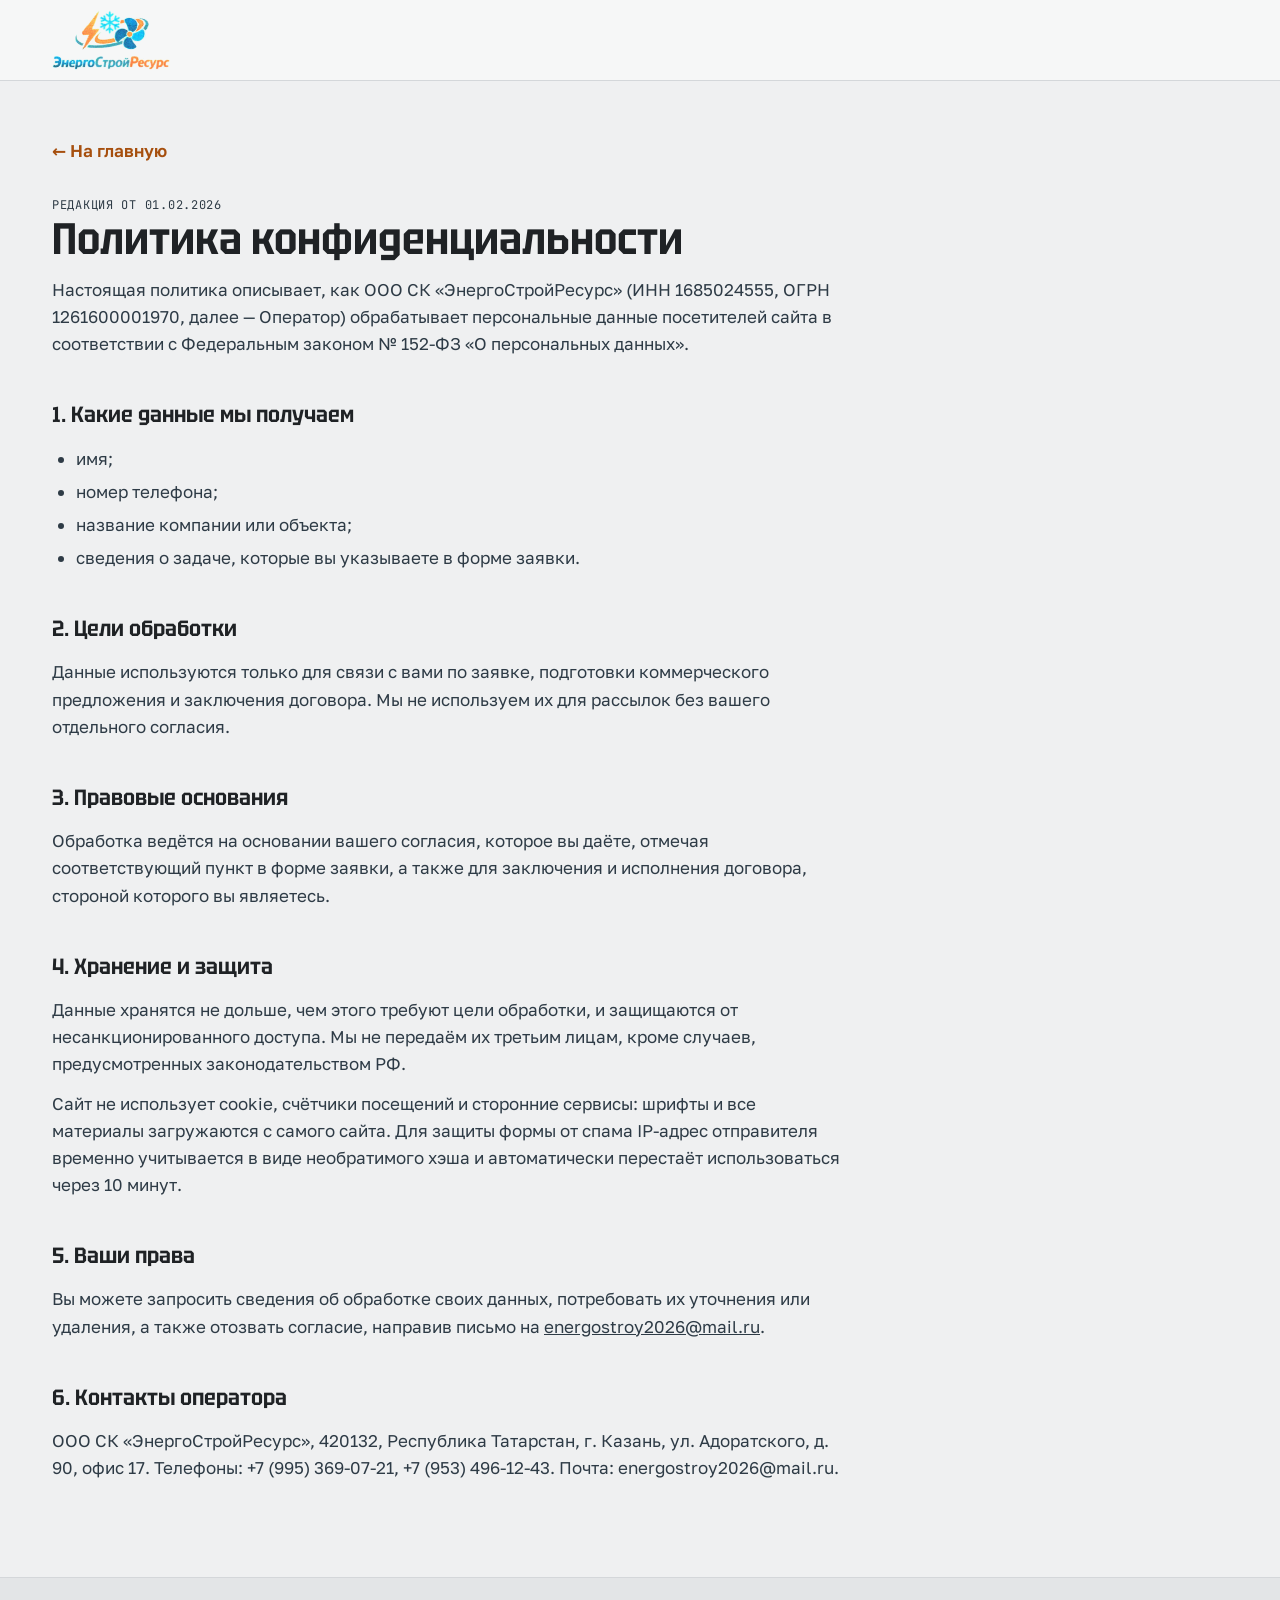
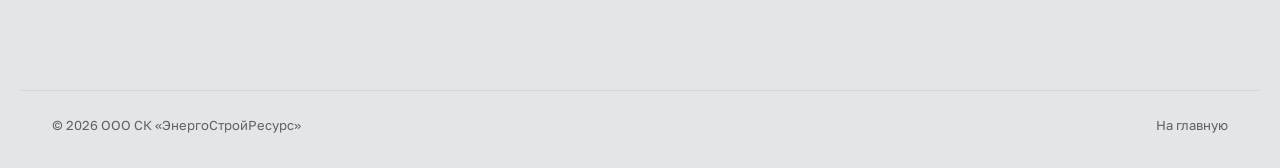
<file: privacy.html>
<!doctype html>
<html lang="ru">
<head>
  <meta charset="utf-8">
  <meta name="viewport" content="width=device-width, initial-scale=1, viewport-fit=cover">
  <title>Политика конфиденциальности — ЭнергоСтройРесурс</title>
  <meta name="robots" content="noindex">
  <meta name="theme-color" content="#2A2D30">
  <link rel="icon" href="assets/img/favicon.png" type="image/png">
  <meta http-equiv="Content-Security-Policy" content="default-src 'self'; script-src 'self'; style-src 'self'; img-src 'self' data:; font-src 'self'; connect-src 'self'; form-action 'self'; base-uri 'self'; object-src 'none'; frame-src 'none'; worker-src 'none'; manifest-src 'self'; upgrade-insecure-requests">
  <meta name="referrer" content="strict-origin-when-cross-origin">
  <link rel="stylesheet" href="assets/css/fonts.css">
  <link rel="stylesheet" href="assets/css/style.css">
</head>
<body>
  <header class="header" data-header>
    <div class="container header__inner">
      <a class="logo" href="index.html" aria-label="ЭнергоСтройРесурс — на главную"><img src="assets/img/logo.png" alt="ЭнергоСтройРесурс" width="432" height="220"></a>
    </div>
  </header>

  <main class="container legal">
    <a class="legal__back" href="index.html">← На главную</a>
    <p class="legal__meta">Редакция от 01.02.2026</p>
    <h1>Политика конфиденциальности</h1>
    <p>Настоящая политика описывает, как ООО СК «ЭнергоСтройРесурс» (ИНН 1685024555, ОГРН 1261600001970, далее — Оператор) обрабатывает персональные данные посетителей сайта в соответствии с Федеральным законом № 152-ФЗ «О персональных данных».</p>

    <h2>1. Какие данные мы получаем</h2>
    <ul>
      <li>имя;</li>
      <li>номер телефона;</li>
      <li>название компании или объекта;</li>
      <li>сведения о задаче, которые вы указываете в форме заявки.</li>
    </ul>

    <h2>2. Цели обработки</h2>
    <p>Данные используются только для связи с вами по заявке, подготовки коммерческого предложения и заключения договора. Мы не используем их для рассылок без вашего отдельного согласия.</p>

    <h2>3. Правовые основания</h2>
    <p>Обработка ведётся на основании вашего согласия, которое вы даёте, отмечая соответствующий пункт в форме заявки, а также для заключения и исполнения договора, стороной которого вы являетесь.</p>

    <h2>4. Хранение и защита</h2>
    <p>Данные хранятся не дольше, чем этого требуют цели обработки, и защищаются от несанкционированного доступа. Мы не передаём их третьим лицам, кроме случаев, предусмотренных законодательством РФ.</p>
    <p>Сайт не использует cookie, счётчики посещений и сторонние сервисы: шрифты и все материалы загружаются с самого сайта. Для защиты формы от спама IP-адрес отправителя временно учитывается в виде необратимого хэша и автоматически перестаёт использоваться через 10 минут.</p>

    <h2>5. Ваши права</h2>
    <p>Вы можете запросить сведения об обработке своих данных, потребовать их уточнения или удаления, а также отозвать согласие, направив письмо на <a href="mailto:energostroy2026@mail.ru">energostroy2026@mail.ru</a>.</p>

    <h2>6. Контакты оператора</h2>
    <p>ООО СК «ЭнергоСтройРесурс», 420132, Республика Татарстан, г. Казань, ул. Адоратского, д. 90, офис 17. Телефоны: +7 (995) 369-07-21, +7 (953) 496-12-43. Почта: energostroy2026@mail.ru.</p>
  </main>

  <footer class="footer">
    <div class="container footer__bottom">
      <span>© 2026 ООО СК «ЭнергоСтройРесурс»</span>
      <a href="index.html">На главную</a>
    </div>
  </footer>
</body>
</html>
</file>
<file: assets/css/fonts.css>
/* Шрифты размещены на сайте (Tektur, Golos Text, JetBrains Mono — SIL Open Font License). Подмножества: кириллица и латиница. */
@font-face {
  font-family: 'Golos Text';
  font-style: normal;
  font-weight: 400 700;
  font-display: swap;
  src: url(../fonts/golos-text-400-700-cyrillic-ext.woff2) format('woff2');
  unicode-range: U+0460-052F, U+1C80-1C8A, U+20B4, U+2DE0-2DFF, U+A640-A69F, U+FE2E-FE2F;
}
@font-face {
  font-family: 'Golos Text';
  font-style: normal;
  font-weight: 400 700;
  font-display: swap;
  src: url(../fonts/golos-text-400-700-cyrillic.woff2) format('woff2');
  unicode-range: U+0301, U+0400-045F, U+0490-0491, U+04B0-04B1, U+2116;
}
@font-face {
  font-family: 'Golos Text';
  font-style: normal;
  font-weight: 400 700;
  font-display: swap;
  src: url(../fonts/golos-text-400-700-latin-ext.woff2) format('woff2');
  unicode-range: U+0100-02BA, U+02BD-02C5, U+02C7-02CC, U+02CE-02D7, U+02DD-02FF, U+0304, U+0308, U+0329, U+1D00-1DBF, U+1E00-1E9F, U+1EF2-1EFF, U+2020, U+20A0-20AB, U+20AD-20C4, U+2113, U+2C60-2C7F, U+A720-A7FF;
}
@font-face {
  font-family: 'Golos Text';
  font-style: normal;
  font-weight: 400 700;
  font-display: swap;
  src: url(../fonts/golos-text-400-700-latin.woff2) format('woff2');
  unicode-range: U+0000-00FF, U+0131, U+0152-0153, U+02BB-02BC, U+02C6, U+02DA, U+02DC, U+0304, U+0308, U+0329, U+2000-206F, U+20AC, U+2122, U+2191, U+2193, U+2212, U+2215, U+FEFF, U+FFFD;
}
@font-face {
  font-family: 'JetBrains Mono';
  font-style: normal;
  font-weight: 400;
  font-display: swap;
  src: url(../fonts/jetbrains-mono-400-cyrillic-ext.woff2) format('woff2');
  unicode-range: U+0460-052F, U+1C80-1C8A, U+20B4, U+2DE0-2DFF, U+A640-A69F, U+FE2E-FE2F;
}
@font-face {
  font-family: 'JetBrains Mono';
  font-style: normal;
  font-weight: 400;
  font-display: swap;
  src: url(../fonts/jetbrains-mono-400-cyrillic.woff2) format('woff2');
  unicode-range: U+0301, U+0400-045F, U+0490-0491, U+04B0-04B1, U+2116;
}
@font-face {
  font-family: 'JetBrains Mono';
  font-style: normal;
  font-weight: 400;
  font-display: swap;
  src: url(../fonts/jetbrains-mono-400-latin-ext.woff2) format('woff2');
  unicode-range: U+0100-02BA, U+02BD-02C5, U+02C7-02CC, U+02CE-02D7, U+02DD-02FF, U+0304, U+0308, U+0329, U+1D00-1DBF, U+1E00-1E9F, U+1EF2-1EFF, U+2020, U+20A0-20AB, U+20AD-20C4, U+2113, U+2C60-2C7F, U+A720-A7FF;
}
@font-face {
  font-family: 'JetBrains Mono';
  font-style: normal;
  font-weight: 400;
  font-display: swap;
  src: url(../fonts/jetbrains-mono-400-latin.woff2) format('woff2');
  unicode-range: U+0000-00FF, U+0131, U+0152-0153, U+02BB-02BC, U+02C6, U+02DA, U+02DC, U+0304, U+0308, U+0329, U+2000-206F, U+20AC, U+2122, U+2191, U+2193, U+2212, U+2215, U+FEFF, U+FFFD;
}
@font-face {
  font-family: 'JetBrains Mono';
  font-style: normal;
  font-weight: 500;
  font-display: swap;
  src: url(../fonts/jetbrains-mono-500-cyrillic-ext.woff2) format('woff2');
  unicode-range: U+0460-052F, U+1C80-1C8A, U+20B4, U+2DE0-2DFF, U+A640-A69F, U+FE2E-FE2F;
}
@font-face {
  font-family: 'JetBrains Mono';
  font-style: normal;
  font-weight: 500;
  font-display: swap;
  src: url(../fonts/jetbrains-mono-500-cyrillic.woff2) format('woff2');
  unicode-range: U+0301, U+0400-045F, U+0490-0491, U+04B0-04B1, U+2116;
}
@font-face {
  font-family: 'JetBrains Mono';
  font-style: normal;
  font-weight: 500;
  font-display: swap;
  src: url(../fonts/jetbrains-mono-500-latin-ext.woff2) format('woff2');
  unicode-range: U+0100-02BA, U+02BD-02C5, U+02C7-02CC, U+02CE-02D7, U+02DD-02FF, U+0304, U+0308, U+0329, U+1D00-1DBF, U+1E00-1E9F, U+1EF2-1EFF, U+2020, U+20A0-20AB, U+20AD-20C4, U+2113, U+2C60-2C7F, U+A720-A7FF;
}
@font-face {
  font-family: 'JetBrains Mono';
  font-style: normal;
  font-weight: 500;
  font-display: swap;
  src: url(../fonts/jetbrains-mono-500-latin.woff2) format('woff2');
  unicode-range: U+0000-00FF, U+0131, U+0152-0153, U+02BB-02BC, U+02C6, U+02DA, U+02DC, U+0304, U+0308, U+0329, U+2000-206F, U+20AC, U+2122, U+2191, U+2193, U+2212, U+2215, U+FEFF, U+FFFD;
}
@font-face {
  font-family: 'Tektur';
  font-style: normal;
  font-weight: 400 800;
  font-stretch: 75% 100%;
  font-display: swap;
  src: url(../fonts/tektur-400-800-cyrillic-ext.woff2) format('woff2');
  unicode-range: U+0460-052F, U+1C80-1C8A, U+20B4, U+2DE0-2DFF, U+A640-A69F, U+FE2E-FE2F;
}
@font-face {
  font-family: 'Tektur';
  font-style: normal;
  font-weight: 400 800;
  font-stretch: 75% 100%;
  font-display: swap;
  src: url(../fonts/tektur-400-800-cyrillic.woff2) format('woff2');
  unicode-range: U+0301, U+0400-045F, U+0490-0491, U+04B0-04B1, U+2116;
}
@font-face {
  font-family: 'Tektur';
  font-style: normal;
  font-weight: 400 800;
  font-stretch: 75% 100%;
  font-display: swap;
  src: url(../fonts/tektur-400-800-latin-ext.woff2) format('woff2');
  unicode-range: U+0100-02BA, U+02BD-02C5, U+02C7-02CC, U+02CE-02D7, U+02DD-02FF, U+0304, U+0308, U+0329, U+1D00-1DBF, U+1E00-1E9F, U+1EF2-1EFF, U+2020, U+20A0-20AB, U+20AD-20C4, U+2113, U+2C60-2C7F, U+A720-A7FF;
}
@font-face {
  font-family: 'Tektur';
  font-style: normal;
  font-weight: 400 800;
  font-stretch: 75% 100%;
  font-display: swap;
  src: url(../fonts/tektur-400-800-latin.woff2) format('woff2');
  unicode-range: U+0000-00FF, U+0131, U+0152-0153, U+02BB-02BC, U+02C6, U+02DA, U+02DC, U+0304, U+0308, U+0329, U+2000-206F, U+20AC, U+2122, U+2191, U+2193, U+2212, U+2215, U+FEFF, U+FFFD;
}
</file>
<file: assets/css/style.css>
/* ==========================================================================
   ЭнергоМонтаж — стили сайта
   Концепция: «объект в разрезе». Технические разрезы (кабель, здание),
   выноски и моноширинные подписи как на чертеже; медь как акцентный цвет;
   полоса цветов жил (L1, L2, L3, N, PE) как фирменный разделитель.
   ========================================================================== */

:root {
  /* Тёмные поверхности (графит с синим оттенком) */
  --ink: #2A2D30;
  --ink-2: #33363A;
  --ink-3: #3E4246;
  --on-ink: #EEEFF0;
  --on-ink-muted: #A9ADB1;
  --line-ink: rgba(255, 255, 255, .13);
  --grid-ink: rgba(255, 255, 255, .04);

  /* Светлые поверхности (бетон) */
  --paper: #EFF0F1;
  --concrete: #E3E5E7;
  --surface: #FFFFFF;
  --text: #1F2225;
  --muted: #5D6166;
  --line: #D4D7DA;

  /* Медь — акцент */
  --copper: #F2842C;
  --copper-hover: #F59A50;
  --copper-deep: #A64F0E;
  --copper-soft: rgba(242, 132, 44, .14);

  /* Цвета жил по ГОСТ Р 50462 */
  --w-brown: #7A4B2E;
  --w-black: #1A1A1A;
  --w-grey: #8F979D;
  --w-blue: #2F6BD1;
  --w-yellow: #E3C02A;
  --w-green: #2F9A4C;

  --f-display: "Tektur", "Golos Text", system-ui, sans-serif;
  --f-body: "Golos Text", system-ui, -apple-system, "Segoe UI", Roboto, Arial, sans-serif;
  --f-mono: "JetBrains Mono", ui-monospace, SFMono-Regular, Menlo, Consolas, monospace;

  --fs-xs: .75rem;
  --fs-sm: .875rem;
  --fs-base: 1.0625rem;
  --fs-lg: 1.1875rem;
  --fs-h4: 1.25rem;
  --fs-h3: 1.625rem;
  --fs-h2: clamp(2rem, 3.4vw, 2.875rem);
  --fs-h1: clamp(2.1rem, 4vw, 3.4rem);

  --radius: 6px;
  --container: 1240px;
  --gutter: clamp(16px, 4vw, 32px);
  --header-h: 80px;
  --section-y: clamp(64px, 9vw, 120px);

  color-scheme: light;
}

/* ---------- База ---------- */
*, *::before, *::after { box-sizing: border-box; }

html {
  scroll-behavior: smooth;
  scroll-padding-top: calc(var(--header-h) + 16px);
  -webkit-text-size-adjust: 100%;
}

body {
  margin: 0;
  background: var(--paper);
  color: var(--text);
  font-family: var(--f-body);
  font-size: var(--fs-base);
  line-height: 1.6;
  -webkit-font-smoothing: antialiased;
  text-rendering: optimizeLegibility;
}

body.no-scroll { overflow: hidden; }

img, svg { max-width: 100%; }
a { color: inherit; }
h1, h2, h3, h4 { margin: 0; text-wrap: balance; }
p { margin: 0; }
ul, ol { margin: 0; padding: 0; list-style: none; }
button { font: inherit; }

[hidden] { display: none !important; }

.sprite { position: absolute; width: 0; height: 0; overflow: hidden; }

.icon {
  width: 24px;
  height: 24px;
  flex: none;
  fill: none;
  stroke: currentColor;
  stroke-width: 1.6;
  stroke-linecap: round;
  stroke-linejoin: round;
}

:focus-visible {
  outline: 2px solid var(--copper);
  outline-offset: 3px;
  border-radius: 2px;
}

.skip-link {
  position: absolute;
  left: 16px;
  top: -100px;
  z-index: 100;
  padding: 10px 16px;
  background: var(--copper);
  color: var(--ink);
  font-weight: 600;
  border-radius: var(--radius);
  text-decoration: none;
}
.skip-link:focus { top: 12px; }

.container {
  width: 100%;
  max-width: var(--container);
  margin-inline: auto;
  padding-inline: var(--gutter);
}

.section { padding-block: var(--section-y); }

/* ---------- Типографика ---------- */
.eyebrow {
  display: inline-flex;
  align-items: center;
  gap: 10px;
  margin-bottom: 18px;
  font-family: var(--f-mono);
  font-size: var(--fs-xs);
  font-weight: 500;
  letter-spacing: .14em;
  text-transform: uppercase;
  color: var(--copper-deep);
}
.eyebrow::before {
  content: "";
  width: 18px;
  height: 2px;
  background: currentColor;
}
.eyebrow--light { color: var(--copper); }

.section-title {
  font-family: var(--f-display);
  font-size: var(--fs-h2);
  font-weight: 600;
  font-stretch: 90%;
  line-height: 1.08;
  letter-spacing: -.005em;
  max-width: 20ch;
}

.section-lead {
  margin-top: 18px;
  max-width: 58ch;
  color: var(--muted);
  font-size: var(--fs-lg);
  line-height: 1.55;
}

.section-head { margin-bottom: clamp(40px, 5vw, 64px); }
.section-head--row {
  display: grid;
  grid-template-columns: minmax(0, 1fr) minmax(0, 1fr);
  gap: 24px 64px;
  align-items: end;
}
.section-head--row .section-lead { margin-top: 0; }

/* ---------- Кнопки ---------- */
.btn {
  display: inline-flex;
  align-items: center;
  justify-content: center;
  gap: 10px;
  padding: 14px 22px;
  border: 1px solid transparent;
  border-radius: var(--radius);
  font-family: var(--f-body);
  font-size: 1rem;
  font-weight: 600;
  line-height: 1.2;
  text-decoration: none;
  cursor: pointer;
  transition: background-color .2s, border-color .2s, color .2s, transform .2s;
}
.btn .icon { width: 20px; height: 20px; transition: transform .2s; }
.btn:hover .icon { transform: translateX(3px); }
.btn:active { transform: translateY(1px); }

.btn--primary { background: var(--copper); color: var(--ink); }
.btn--primary:hover { background: var(--copper-hover); }

.btn--ghost { border-color: rgba(255, 255, 255, .3); color: var(--on-ink); background: transparent; }
.btn--ghost:hover { border-color: var(--copper); color: var(--copper); }

.btn--dark { background: var(--ink); color: var(--on-ink); }
.btn--dark:hover { background: var(--ink-3); }

.btn--sm { padding: 10px 16px; font-size: .9375rem; }
.btn--lg { padding: 17px 26px; font-size: 1.0625rem; }
.btn--block { width: 100%; }

.btn[disabled] { opacity: .7; cursor: progress; }

/* ---------- Шапка ---------- */
.header {
  position: sticky;
  top: env(safe-area-inset-top, 0px);
  z-index: 50;
  background: rgba(247, 248, 248, .92);
  -webkit-backdrop-filter: blur(12px);
  backdrop-filter: blur(12px);
  border-bottom: 1px solid var(--line);
  color: var(--text);
  transition: border-color .25s, background-color .25s;
}
.header.is-scrolled { background: rgba(247, 248, 248, .98); box-shadow: 0 6px 24px -18px rgba(0, 0, 0, .35); }

.header__inner {
  display: flex;
  align-items: center;
  gap: 32px;
  min-height: var(--header-h);
}

.logo {
  display: inline-flex;
  align-items: center;
  gap: 12px;
  text-decoration: none;
  color: var(--on-ink);
  flex: none;
}
.logo img { display: block; height: 60px; width: auto; }
.footer .logo img { height: 76px; }
.logo__text { display: flex; flex-direction: column; line-height: 1.1; }
.logo__name {
  font-family: var(--f-display);
  font-size: 1.25rem;
  font-weight: 700;
  font-stretch: 88%;
  letter-spacing: .01em;
}
.logo__name b { font-weight: inherit; color: var(--copper); }
.logo__tag {
  margin-top: 3px;
  font-family: var(--f-mono);
  font-size: .6875rem;
  letter-spacing: .08em;
  color: var(--on-ink-muted);
}

.nav { margin-left: auto; }
.nav__list { display: flex; gap: 28px; }
.nav__link {
  position: relative;
  display: block;
  padding-block: 8px;
  font-size: .9375rem;
  font-weight: 500;
  color: var(--muted);
  text-decoration: none;
  transition: color .2s;
}
.nav__link::after {
  content: "";
  position: absolute;
  left: 0;
  right: 0;
  bottom: 0;
  height: 2px;
  background: var(--copper);
  transform: scaleX(0);
  transform-origin: left;
  transition: transform .25s;
}
.nav__link:hover, .nav__link.is-active { color: var(--text); }
.nav__link.is-active::after { transform: scaleX(1); }
.nav__mobile-extra { display: none; }

.header__actions { display: flex; align-items: center; gap: 20px; }
.header__phone {
  display: inline-flex;
  align-items: center;
  gap: 8px;
  font-family: var(--f-mono);
  font-size: .9375rem;
  font-weight: 500;
  color: var(--text);
  text-decoration: none;
  white-space: nowrap;
}
.header__phone .icon { width: 18px; height: 18px; color: var(--copper); }
.header__phone:hover { color: var(--copper); }

.burger {
  display: none;
  width: 44px;
  height: 44px;
  padding: 0;
  border: 1px solid var(--line);
  border-radius: var(--radius);
  background: transparent;
  cursor: pointer;
  position: relative;
}
.burger span {
  position: absolute;
  left: 12px;
  right: 12px;
  height: 2px;
  background: var(--text);
  transition: transform .25s, opacity .2s;
}
.burger span:nth-child(1) { top: 15px; }
.burger span:nth-child(2) { top: 21px; }
.burger span:nth-child(3) { top: 27px; }
.header.is-open .burger span:nth-child(1) { transform: translateY(6px) rotate(45deg); }
.header.is-open .burger span:nth-child(2) { opacity: 0; }
.header.is-open .burger span:nth-child(3) { transform: translateY(-6px) rotate(-45deg); }

/* ---------- Первый экран ---------- */
.hero {
  position: relative;
  overflow: hidden;
  color: var(--on-ink);
  background-color: var(--ink);
  background-image:
    linear-gradient(var(--grid-ink) 1px, transparent 1px),
    linear-gradient(90deg, var(--grid-ink) 1px, transparent 1px);
  background-size: 48px 48px;
  background-position: -1px -1px;
}
.hero::before {
  content: "";
  position: absolute;
  inset: 0;
  pointer-events: none;
  background:
    radial-gradient(50% 60% at 74% 48%, rgba(242, 132, 44, .12), transparent 70%),
    linear-gradient(to bottom, transparent 70%, var(--ink));
}

.hero__grid {
  position: relative;
  display: grid;
  grid-template-columns: minmax(0, 1.05fr) minmax(0, 1fr);
  gap: 40px 56px;
  align-items: center;
  padding-block: clamp(48px, 7vw, 96px) clamp(48px, 6vw, 80px);
}

.hero__content > * { animation: rise .7s cubic-bezier(.2, .7, .2, 1) both; }
.hero__content > :nth-child(2) { animation-delay: .06s; }
.hero__content > :nth-child(3) { animation-delay: .12s; }
.hero__content > :nth-child(4) { animation-delay: .18s; }
.hero__content > :nth-child(5) { animation-delay: .24s; }

@keyframes rise {
  from { opacity: 0; transform: translateY(14px); }
  to { opacity: 1; transform: none; }
}

.hero__title {
  font-family: var(--f-display);
  font-size: var(--fs-h1);
  font-weight: 600;
  font-stretch: 86%;
  line-height: 1.04;
  letter-spacing: -.01em;
  hyphens: manual;
}
.hero__title span { color: var(--copper); }

.hero__lead {
  margin-top: 24px;
  max-width: 52ch;
  font-size: var(--fs-lg);
  line-height: 1.6;
  color: var(--on-ink-muted);
}

.hero__actions {
  display: flex;
  flex-wrap: wrap;
  gap: 12px;
  margin-top: 36px;
}

.stats {
  display: grid;
  grid-template-columns: repeat(3, minmax(0, 1fr));
  gap: 24px;
  margin: 48px 0 0;
  padding-top: 24px;
  border-top: 1px solid var(--line-ink);
  max-width: 540px;
}
.stats__item { margin: 0; }
.stats dt {
  font-family: var(--f-display);
  font-size: clamp(1.9rem, 3vw, 2.5rem);
  font-weight: 600;
  font-stretch: 86%;
  line-height: 1;
  font-variant-numeric: tabular-nums;
}
.stats dt span { color: var(--copper); }
.stats dd {
  margin: 8px 0 0;
  font-family: var(--f-mono);
  font-size: var(--fs-xs);
  letter-spacing: .06em;
  text-transform: uppercase;
  color: var(--on-ink-muted);
}

.hero__figure { margin: 0; position: relative; }
.cable { display: block; width: 100%; height: auto; overflow: visible; }
.cable__label text {
  font-family: var(--f-mono);
  font-size: 16px;
  font-weight: 500;
  letter-spacing: .06em;
  fill: var(--on-ink);
}
.cable__label .cable__sub {
  font-size: 14px;
  font-weight: 400;
  letter-spacing: .02em;
  fill: var(--on-ink-muted);
}
.cable__caption {
  font-family: var(--f-mono);
  font-size: 14px;
  letter-spacing: .04em;
  fill: var(--on-ink-muted);
}
.cable__glow { animation: glow 5s ease-in-out infinite; transform-origin: 380px 280px; }
@keyframes glow {
  0%, 100% { opacity: .55; }
  50% { opacity: 1; }
}

.hero__legend { display: none; }

/* ---------- Полоса цветов жил ---------- */
.wires {
  height: 10px;
  background:
    repeating-linear-gradient(90deg, var(--w-yellow) 0 22px, var(--w-green) 22px 34px) left bottom / 100% 2px no-repeat,
    linear-gradient(to bottom,
      var(--w-brown) 0 2px,
      var(--w-black) 2px 4px,
      var(--w-grey) 4px 6px,
      var(--w-blue) 6px 8px,
      transparent 8px);
}

/* ---------- Направления ---------- */
.services { background: var(--paper); }

.group {
  display: grid;
  grid-template-columns: minmax(0, 300px) minmax(0, 1fr);
  gap: 32px 56px;
  padding-top: 40px;
  border-top: 1px solid var(--line);
}
.group + .group { margin-top: 72px; }

.group__head { position: sticky; top: calc(var(--header-h) + 32px); align-self: start; }
.group__title {
  font-family: var(--f-display);
  font-size: var(--fs-h3);
  font-weight: 600;
  font-stretch: 90%;
}
.group__text { margin-top: 12px; color: var(--muted); }
.group__facts { margin-top: 20px; display: grid; gap: 8px; }
.group__facts li {
  display: flex;
  gap: 10px;
  align-items: baseline;
  font-size: .9375rem;
}
.group__facts li::before {
  content: "";
  flex: none;
  width: 8px;
  height: 8px;
  background: var(--copper);
  transform: translateY(-1px);
}
.group__more {
  display: inline-flex;
  align-items: center;
  gap: 8px;
  margin-top: 20px;
  font-weight: 600;
  font-size: .9375rem;
  color: var(--copper-deep);
  text-decoration: none;
  border-bottom: 1px solid currentColor;
  padding-bottom: 2px;
}
.group__more .icon { width: 18px; height: 18px; }
.group__more:hover { color: var(--text); }

.tiles {
  display: grid;
  grid-template-columns: repeat(2, minmax(0, 1fr));
  gap: 20px;
}

.tile {
  display: flex;
  flex-direction: column;
  gap: 16px;
  padding: 28px;
  background: var(--surface);
  border: 1px solid var(--line);
  border-radius: var(--radius);
  transition: border-color .25s, transform .25s, box-shadow .25s;
}
.tile:hover {
  border-color: rgba(242, 132, 44, .6);
  transform: translateY(-2px);
  box-shadow: 0 18px 40px -24px rgba(42, 45, 48, .35);
}
.tile__icon {
  display: grid;
  place-items: center;
  width: 48px;
  height: 48px;
  border-radius: var(--radius);
  background: var(--copper-soft);
  color: var(--copper-deep);
}
.tile__icon .icon { width: 26px; height: 26px; }
.tile__title {
  font-family: var(--f-display);
  font-size: var(--fs-h4);
  font-weight: 600;
  font-stretch: 92%;
  line-height: 1.2;
}
.tile__list { display: grid; gap: 7px; color: var(--muted); font-size: .96875rem; line-height: 1.45; }
.tile__list li { position: relative; padding-left: 18px; }
.tile__list li::before {
  content: "";
  position: absolute;
  left: 0;
  top: .68em;
  width: 8px;
  height: 1.5px;
  background: var(--copper);
}
.tile__foot {
  display: flex;
  flex-direction: column;
  align-items: flex-start;
  gap: 10px;
  margin-top: auto;
  padding-top: 16px;
  border-top: 1px dashed var(--line);
}
.tile__spec {
  font-family: var(--f-mono);
  font-size: .8125rem;
  color: var(--text);
  font-variant-numeric: tabular-nums;
}
.tile__link {
  font-size: .875rem;
  font-weight: 600;
  color: var(--copper-deep);
  text-decoration: none;
}
.tile__link::after { content: " →"; }
.tile__link:hover { color: var(--text); }

/* ---------- Объект в разрезе ---------- */
.object {
  color: var(--on-ink);
  background-color: var(--ink);
  background-image:
    linear-gradient(var(--grid-ink) 1px, transparent 1px),
    linear-gradient(90deg, var(--grid-ink) 1px, transparent 1px);
  background-size: 48px 48px;
}
.object__head {
  display: grid;
  grid-template-columns: minmax(0, 1.1fr) minmax(0, 1fr);
  gap: 24px 64px;
  align-items: end;
  margin-bottom: 48px;
}
.object__lead { color: var(--on-ink-muted); font-size: var(--fs-lg); max-width: 50ch; }

.drawing {
  overflow-x: auto;
  border: 1px solid var(--line-ink);
  border-radius: var(--radius);
  background: rgba(42, 45, 48, .6);
  padding: clamp(12px, 2vw, 24px);
  scrollbar-color: var(--ink-3) transparent;
}
.drawing__svg { display: block; width: 100%; min-width: 820px; height: auto; }
.drawing__meta {
  display: flex;
  flex-wrap: wrap;
  justify-content: space-between;
  gap: 8px 24px;
  margin-top: 12px;
  font-family: var(--f-mono);
  font-size: var(--fs-xs);
  letter-spacing: .06em;
  text-transform: uppercase;
  color: var(--on-ink-muted);
}
.drawing__hint { display: none; }
@media (max-width: 900px) { .drawing__hint { display: inline; } }

.pos__badge circle { fill: var(--ink); stroke: var(--copper); stroke-width: 1.6; }
.pos__num text {
  font-family: var(--f-mono);
  font-size: 15px;
  font-weight: 500;
  fill: var(--copper);
}
.smoke__flow path { animation: smoke 2.4s linear infinite; }
@keyframes smoke { to { stroke-dashoffset: -32; } }

.legend {
  display: grid;
  grid-template-columns: repeat(3, minmax(0, 1fr));
  gap: 28px 32px;
  margin-top: 40px;
  counter-reset: none;
}
.legend__item { display: flex; gap: 14px; align-items: flex-start; }
.legend__num {
  display: grid;
  place-items: center;
  flex: none;
  width: 32px;
  height: 32px;
  border: 1.5px solid var(--copper);
  border-radius: 50%;
  font-family: var(--f-mono);
  font-size: .875rem;
  font-weight: 500;
  color: var(--copper);
}
.legend__item b { display: block; font-weight: 600; line-height: 1.3; }
.legend__item div span { display: block; margin-top: 4px; font-size: .9375rem; line-height: 1.45; color: var(--on-ink-muted); }

/* ---------- Дилерство ---------- */
.dealer { background: var(--concrete); }
.dealer__grid {
  display: grid;
  grid-template-columns: minmax(0, 1fr) minmax(0, 1.05fr);
  gap: 48px 72px;
  align-items: center;
}
.perks {
  display: grid;
  grid-template-columns: repeat(2, minmax(0, 1fr));
  gap: 24px 32px;
  margin-top: 36px;
}
.perks li { display: flex; gap: 14px; align-items: flex-start; }
.perks .icon { color: var(--copper-deep); margin-top: 2px; }
.perks b { display: block; font-weight: 600; line-height: 1.35; }
.perks span { display: block; margin-top: 4px; font-size: .9375rem; line-height: 1.45; color: var(--muted); }

.partners {
  display: grid;
  grid-template-columns: repeat(2, minmax(0, 1fr));
  gap: 12px;
}
.partner {
  display: flex;
  flex-direction: column;
  gap: 12px;
  padding: 16px;
  background: var(--surface);
  border: 1px solid var(--line);
  border-radius: var(--radius);
}
.partner__logo {
  display: grid;
  place-items: center;
  height: 56px;
  border: 1px dashed #C8CBCF;
  border-radius: 4px;
  font-family: var(--f-mono);
  font-size: .6875rem;
  letter-spacing: .14em;
  text-transform: uppercase;
  color: #8C9095;
}
.partner__logo img { max-height: 40px; width: auto; object-fit: contain; }
.partner__cat { font-size: .875rem; font-weight: 500; line-height: 1.35; }


/* ---------- Опыт ---------- */
.projects { background: var(--surface); }
.key-clients {
  display: flex;
  flex-wrap: wrap;
  gap: 10px;
  margin-bottom: 40px;
}
.key-clients li {
  padding: 10px 16px;
  background: var(--ink);
  color: var(--on-ink);
  border-radius: 4px;
  font-family: var(--f-display);
  font-weight: 600;
  font-stretch: 92%;
  font-size: 1.0625rem;
}
.projects__grid {
  display: grid;
  grid-template-columns: repeat(4, minmax(0, 1fr));
  gap: 20px;
}
.project {
  padding: 24px;
  background: var(--paper);
  border: 1px solid var(--line);
  border-radius: var(--radius);
}
.project__head {
  display: flex;
  align-items: center;
  gap: 12px;
  padding-bottom: 16px;
  margin-bottom: 8px;
  border-bottom: 1px dashed var(--line);
}
.project__head .icon { width: 26px; height: 26px; color: var(--copper-deep); }
.project__head h3 {
  font-family: var(--f-display);
  font-size: 1.125rem;
  font-weight: 600;
  font-stretch: 92%;
  line-height: 1.2;
}
.project__list li { padding-block: 10px; border-bottom: 1px solid var(--line); }
.project__list li:last-child { border-bottom: 0; padding-bottom: 0; }
.project__list b { display: block; font-weight: 600; font-size: .96875rem; line-height: 1.35; }
.project__list span { display: block; margin-top: 3px; font-size: .875rem; line-height: 1.45; color: var(--muted); }

/* ---------- Дилеры ---------- */
.dealers {
  display: grid;
  grid-template-columns: repeat(3, minmax(0, 1fr));
  gap: 16px;
}
.dealer-card {
  position: relative;
  display: flex;
  flex-direction: column;
  gap: 6px;
  padding: 24px;
  background: var(--surface);
  border: 1px solid var(--line);
  border-radius: var(--radius);
  color: var(--text);
  text-decoration: none;
  overflow: hidden;
}
.dealer-card__name {
  font-family: var(--f-display);
  font-size: 1.75rem;
  font-weight: 700;
  font-stretch: 88%;
  line-height: 1.1;
}
.dealer-card__cat { color: var(--muted); font-size: .9375rem; line-height: 1.45; }
.dealer-card__doc {
  margin-top: auto;
  padding-top: 14px;
  font-family: var(--f-mono);
  font-size: .75rem;
  line-height: 1.5;
  color: var(--copper-deep);
}
.dealer-card--cert::after {
  content: "Сертификат ↗";
  position: absolute;
  top: 24px;
  right: 24px;
  font-family: var(--f-mono);
  font-size: .6875rem;
  letter-spacing: .08em;
  text-transform: uppercase;
  color: var(--copper-deep);
}
.dealer-card--cert:hover { border-color: rgba(242, 132, 44, .6); }
.certs {
  display: grid;
  grid-template-columns: repeat(3, minmax(0, 1fr));
  gap: 16px;
  margin-top: 16px;
}
.cert {
  display: flex;
  flex-direction: column;
  gap: 12px;
  padding: 16px;
  background: var(--surface);
  border: 1px solid var(--line);
  border-radius: var(--radius);
  text-decoration: none;
  color: var(--text);
  transition: border-color .2s;
}
.cert img { display: block; width: 100%; height: 240px; object-fit: contain; background: #fff; }
.cert span { font-size: .875rem; font-weight: 500; }
.cert:hover { border-color: rgba(242, 132, 44, .6); }

.suppliers {
  margin-top: 48px;
  padding-top: 32px;
  border-top: 1px solid #D0D3D6;
}
.suppliers__title {
  font-family: var(--f-display);
  font-size: var(--fs-h4);
  font-weight: 600;
  font-stretch: 92%;
  margin-bottom: 16px;
}
.suppliers__list { margin: 0; display: grid; }
.suppliers__list > div {
  display: grid;
  grid-template-columns: 260px minmax(0, 1fr);
  gap: 4px 24px;
  padding-block: 12px;
  border-bottom: 1px solid #D0D3D6;
}
.suppliers__list dt {
  font-family: var(--f-mono);
  font-size: .75rem;
  letter-spacing: .08em;
  text-transform: uppercase;
  color: var(--muted);
  padding-top: 3px;
}
.suppliers__list dd { margin: 0; font-weight: 500; }

/* ---------- Процесс ---------- */
.process { background: var(--paper); }
.flow { border-top: 2px solid var(--text); }
.flow__row {
  display: grid;
  grid-template-columns: minmax(0, 1.1fr) minmax(0, 1.2fr) minmax(0, 1fr) minmax(0, 1.2fr);
  gap: 12px 32px;
  align-items: baseline;
  padding-block: 24px;
  border-bottom: 1px solid var(--line);
}
.flow__row--head {
  padding-block: 12px;
  font-family: var(--f-mono);
  font-size: var(--fs-xs);
  letter-spacing: .1em;
  text-transform: uppercase;
  color: var(--muted);
}
.flow__stage { display: flex; align-items: baseline; gap: 16px; }
.flow__num {
  font-family: var(--f-mono);
  font-size: .875rem;
  color: var(--copper-deep);
  font-variant-numeric: tabular-nums;
}
.flow__stage h3 {
  font-family: var(--f-display);
  font-size: 1.375rem;
  font-weight: 600;
  font-stretch: 90%;
  line-height: 1.2;
}
.flow__do, .flow__you { color: var(--muted); font-size: .96875rem; line-height: 1.5; }
.flow__res {
  display: flex;
  gap: 10px;
  align-items: flex-start;
  font-weight: 500;
  font-size: .96875rem;
  line-height: 1.45;
}
.flow__res .icon { width: 20px; height: 20px; margin-top: 1px; color: var(--copper-deep); }
.flow__label { display: none; }
.flow__row:hover .flow__stage h3 { color: var(--copper-deep); }

/* ---------- Преимущества ---------- */
.why { background: var(--surface); }
.why__grid {
  display: grid;
  grid-template-columns: repeat(3, minmax(0, 1fr));
  gap: 0 48px;
}
.why__item {
  padding-block: 32px;
  border-top: 1px solid var(--line);
}
.why__item .icon { width: 30px; height: 30px; color: var(--copper-deep); }
.why__item h3 {
  margin-top: 18px;
  font-family: var(--f-display);
  font-size: var(--fs-h4);
  font-weight: 600;
  font-stretch: 92%;
  line-height: 1.2;
}
.why__item p { margin-top: 10px; color: var(--muted); font-size: .96875rem; line-height: 1.55; max-width: 38ch; }

.sectors {
  display: flex;
  flex-wrap: wrap;
  align-items: center;
  gap: 16px 24px;
  margin-top: 24px;
  padding-top: 32px;
  border-top: 1px solid var(--line);
}
.sectors__label {
  font-family: var(--f-mono);
  font-size: var(--fs-xs);
  letter-spacing: .12em;
  text-transform: uppercase;
  color: var(--muted);
}
.sectors__list { display: flex; flex-wrap: wrap; gap: 8px; }
.sectors__list li {
  padding: 8px 14px;
  border: 1px solid var(--line);
  border-radius: 4px;
  font-size: .9375rem;
  background: var(--paper);
}

/* ---------- FAQ ---------- */
.faq { background: var(--paper); }
.faq__grid {
  display: grid;
  grid-template-columns: minmax(0, .8fr) minmax(0, 1.2fr);
  gap: 48px 80px;
  align-items: start;
}
.faq__head .btn { margin-top: 28px; }
.faq__list { border-top: 1px solid var(--line); }
.qa { border-bottom: 1px solid var(--line); }
.qa summary {
  display: flex;
  justify-content: space-between;
  align-items: center;
  gap: 24px;
  padding-block: 22px;
  cursor: pointer;
  list-style: none;
  font-family: var(--f-display);
  font-size: 1.1875rem;
  font-weight: 600;
  font-stretch: 94%;
  line-height: 1.3;
}
.qa summary::-webkit-details-marker { display: none; }
.qa summary .icon {
  width: 22px;
  height: 22px;
  color: var(--copper-deep);
  transition: transform .25s;
}
.qa[open] summary .icon { transform: rotate(45deg); }
.qa summary:hover { color: var(--copper-deep); }
.qa p { padding-bottom: 24px; max-width: 64ch; color: var(--muted); }

/* ---------- Заявка ---------- */
.request {
  color: var(--on-ink);
  background: var(--ink);
  color-scheme: dark;
  position: relative;
  overflow: hidden;
}
.request::before {
  content: "";
  position: absolute;
  inset: 0;
  pointer-events: none;
  background: radial-gradient(40% 60% at 85% 20%, rgba(242, 132, 44, .1), transparent 70%);
}
.request__grid {
  position: relative;
  display: grid;
  grid-template-columns: minmax(0, .9fr) minmax(0, 1.1fr);
  gap: 48px 72px;
  align-items: start;
}
.request__lead { margin-top: 18px; color: var(--on-ink-muted); font-size: var(--fs-lg); max-width: 46ch; }

.contacts { margin: 40px 0 0; display: grid; gap: 0; border-top: 1px solid var(--line-ink); }
.contacts__row {
  display: grid;
  grid-template-columns: 180px minmax(0, 1fr);
  gap: 4px 16px;
  padding-block: 16px;
  border-bottom: 1px solid var(--line-ink);
}
.contacts dt {
  display: flex;
  align-items: center;
  gap: 10px;
  font-family: var(--f-mono);
  font-size: var(--fs-xs);
  letter-spacing: .1em;
  text-transform: uppercase;
  color: var(--on-ink-muted);
}
.contacts dt .icon { width: 18px; height: 18px; color: var(--copper); }
.contacts dd { margin: 0; font-weight: 500; }
.contacts dd a { text-decoration: none; }
.contacts dd a:hover { color: var(--copper); }

.messengers { display: flex; flex-wrap: wrap; gap: 12px; margin-top: 28px; }
.messenger {
  display: inline-flex;
  align-items: center;
  gap: 10px;
  padding: 12px 18px;
  border: 1px solid rgba(255, 255, 255, .25);
  border-radius: var(--radius);
  font-weight: 600;
  font-size: .9375rem;
  text-decoration: none;
  transition: border-color .2s, color .2s;
}
.messenger .icon { width: 20px; height: 20px; color: var(--copper); }
.messenger:hover { border-color: var(--copper); color: var(--copper); }

.form-card {
  padding: clamp(24px, 3.4vw, 40px);
  background: var(--ink-2);
  border: 1px solid var(--line-ink);
  border-radius: calc(var(--radius) + 2px);
  box-shadow: 0 40px 80px -40px rgba(0, 0, 0, .6);
}
.form { display: grid; gap: 20px; }
.form__title {
  font-family: var(--f-display);
  font-size: 1.5rem;
  font-weight: 600;
  font-stretch: 90%;
}
.form__row { display: grid; grid-template-columns: repeat(2, minmax(0, 1fr)); gap: 20px; }

.field { display: grid; gap: 8px; min-width: 0; margin: 0; padding: 0; border: 0; }
.field > label, .field > legend {
  padding: 0;
  font-size: .875rem;
  font-weight: 500;
  color: var(--on-ink-muted);
}
.field .req { color: var(--copper); }
.field input[type="text"],
.field input[type="tel"],
.field textarea {
  width: 100%;
  padding: 14px 16px;
  background: var(--ink);
  border: 1px solid rgba(255, 255, 255, .2);
  border-radius: var(--radius);
  color: var(--on-ink);
  font: inherit;
  font-size: 1rem;
  transition: border-color .2s, box-shadow .2s;
}
.field textarea { resize: vertical; min-height: 110px; line-height: 1.5; }
.field input::placeholder, .field textarea::placeholder { color: #7A7E83; }
.field input:focus, .field textarea:focus {
  outline: none;
  border-color: var(--copper);
  box-shadow: 0 0 0 3px rgba(242, 132, 44, .2);
}
.field.has-error input { border-color: #F0716B; }
.field__error { min-height: 0; font-size: .8125rem; color: #F59A95; }
.field__error:empty { display: none; }

.chips legend { margin-bottom: 10px; }
.chips__list { display: flex; flex-wrap: wrap; gap: 8px; }
.chip { position: relative; cursor: pointer; }
.chip input { position: absolute; opacity: 0; pointer-events: none; }
.chip span {
  display: inline-block;
  padding: 8px 14px;
  border: 1px solid rgba(255, 255, 255, .22);
  border-radius: 4px;
  font-size: .875rem;
  color: var(--on-ink);
  transition: border-color .2s, background-color .2s, color .2s;
}
.chip:hover span { border-color: rgba(242, 132, 44, .6); }
.chip input:checked + span { background: var(--copper); border-color: var(--copper); color: var(--ink); font-weight: 600; }
.chip input:focus-visible + span { outline: 2px solid var(--copper); outline-offset: 2px; }

.check { display: flex; gap: 12px; align-items: flex-start; cursor: pointer; font-size: .875rem; line-height: 1.5; color: var(--on-ink-muted); }
.check input { flex: none; width: 18px; height: 18px; margin: 2px 0 0; accent-color: var(--copper); }
.check a { color: var(--on-ink); }
.check a:hover { color: var(--copper); }

.hp { position: absolute; left: -9999px; width: 1px; height: 1px; overflow: hidden; }

.form__status {
  padding: 12px 14px;
  border-radius: var(--radius);
  font-size: .9375rem;
  line-height: 1.5;
  background: rgba(240, 113, 107, .12);
  border: 1px solid rgba(240, 113, 107, .4);
  color: #FBC4C1;
}
.form__status.is-info {
  background: rgba(142, 197, 255, .1);
  border-color: rgba(142, 197, 255, .35);
  color: #CFE6FF;
}
.form__status a { color: inherit; }

.btn.is-loading .btn__label::after { content: "…"; }

.form-done { display: grid; gap: 14px; justify-items: start; }
.form-done__icon {
  width: 52px;
  height: 52px;
  padding: 12px;
  border-radius: 50%;
  background: var(--copper);
  color: var(--ink);
  stroke-width: 2.4;
}
.form-done p { color: var(--on-ink-muted); max-width: 44ch; }
.form-done a { color: var(--on-ink); }
.form-done .btn { margin-top: 8px; }
.form-done .form__title:focus { outline: none; }

/* ---------- Подвал ---------- */
.footer { background: var(--concrete); color: var(--muted); border-top: 1px solid var(--line); padding-block: 64px 32px; font-size: .9375rem; }
.footer__grid {
  display: grid;
  grid-template-columns: minmax(0, 1.4fr) repeat(3, minmax(0, 1fr));
  gap: 40px;
}
.footer__brand p { margin-top: 18px; max-width: 40ch; line-height: 1.55; }
.footer__col { display: flex; flex-direction: column; gap: 10px; align-items: flex-start; }
.footer__col h3 {
  margin-bottom: 6px;
  font-family: var(--f-mono);
  font-size: var(--fs-xs);
  font-weight: 500;
  letter-spacing: .12em;
  text-transform: uppercase;
  color: var(--text);
}
.footer__col a { text-decoration: none; transition: color .2s; }
.footer__col a:hover { color: var(--copper); }
.footer__bottom {
  display: flex;
  flex-wrap: wrap;
  justify-content: space-between;
  gap: 12px 24px;
  margin-top: 48px;
  padding-top: 24px;
  border-top: 1px solid var(--line);
  font-size: .8125rem;
}
.footer__bottom a { text-decoration: none; }
.footer__bottom a:hover { color: var(--copper); }

/* ---------- Страница политики ---------- */
.legal { padding-block: 56px 96px; }
.legal__back {
  display: inline-flex;
  align-items: center;
  gap: 8px;
  margin-bottom: 32px;
  font-weight: 600;
  color: var(--copper-deep);
  text-decoration: none;
}
.legal h1 {
  font-family: var(--f-display);
  font-size: clamp(2rem, 4vw, 2.75rem);
  font-weight: 600;
  font-stretch: 90%;
  line-height: 1.1;
  margin-bottom: 12px;
}
.legal h2 {
  font-family: var(--f-display);
  font-size: 1.375rem;
  font-weight: 600;
  font-stretch: 92%;
  margin: 40px 0 12px;
}
.legal p, .legal li { max-width: 72ch; color: #2E3B46; }
.legal p + p { margin-top: 12px; }
.legal ul { list-style: disc; padding-left: 1.4em; display: grid; gap: 6px; margin-top: 12px; }
.legal__meta { font-family: var(--f-mono); font-size: var(--fs-xs); letter-spacing: .06em; text-transform: uppercase; color: var(--muted); }

/* ==========================================================================
   Адаптив
   ========================================================================== */
@media (max-width: 1180px) {
  .header__phone span { display: none; }
  .header__phone { padding: 10px; border: 1px solid var(--line); border-radius: var(--radius); }
  .legend { grid-template-columns: repeat(2, minmax(0, 1fr)); }
  .projects__grid { grid-template-columns: repeat(2, minmax(0, 1fr)); }
  .dealers { grid-template-columns: repeat(2, minmax(0, 1fr)); }
}

@media (max-width: 1024px) {
  :root { --header-h: 68px; }
  .logo img { height: 50px; }

  /* backdrop-filter делает шапку контейнером для fixed-потомков — меню бы обрезалось */
  .header {
    -webkit-backdrop-filter: none;
    backdrop-filter: none;
    background: rgba(247, 248, 248, .98);
  }

  .burger { display: block; }
  .header__cta { display: none; }
  .header__actions { margin-left: auto; gap: 10px; }

  .nav {
    position: fixed;
    top: calc(var(--header-h) + env(safe-area-inset-top, 0px));
    left: 0;
    right: 0;
    bottom: 0;
    margin: 0;
    padding: 24px var(--gutter) calc(32px + env(safe-area-inset-bottom, 0px));
    background: var(--paper);
    border-top: 1px solid var(--line);
    overflow-y: auto;
    visibility: hidden;
    opacity: 0;
    transform: translateY(-8px);
    transition: opacity .25s, transform .25s, visibility 0s .25s;
  }
  .header.is-open .nav {
    visibility: visible;
    opacity: 1;
    transform: none;
    transition: opacity .25s, transform .25s;
  }
  .nav__list { flex-direction: column; gap: 0; }
  .nav__link {
    padding-block: 16px;
    border-bottom: 1px solid var(--line);
    font-family: var(--f-display);
    font-size: 1.5rem;
    font-weight: 600;
    font-stretch: 90%;
    color: var(--text);
  }
  .nav__link::after { display: none; }
  .nav__link.is-active { color: var(--copper); }
  .nav__mobile-extra { display: grid; gap: 16px; margin-top: 32px; }
  .nav__phone { font-family: var(--f-mono); font-size: 1.25rem; color: var(--text); text-decoration: none; }

  .hero__grid { grid-template-columns: minmax(0, 1fr); }
  .hero__figure { max-width: 680px; }

  .group { grid-template-columns: minmax(0, 1fr); }
  .group__head { position: static; max-width: 640px; }

  .object__head,
  .section-head--row,
  .dealer__grid,
  .faq__grid,
  .request__grid { grid-template-columns: minmax(0, 1fr); }

  .flow__row { grid-template-columns: minmax(0, 1fr) minmax(0, 1fr); }
  .flow__row--head { display: none; }
  .flow__label { display: block; margin-bottom: 2px; font-family: var(--f-mono); font-size: .6875rem; letter-spacing: .1em; text-transform: uppercase; color: var(--muted); font-weight: 400; }
  .flow__res { display: block; }
  .flow__res .icon { display: none; }

  .why__grid { grid-template-columns: repeat(2, minmax(0, 1fr)); }

  .footer__grid { grid-template-columns: repeat(3, minmax(0, 1fr)); }
  .footer__brand { grid-column: 1 / -1; }
}

@media (max-width: 720px) {
  .tiles { grid-template-columns: minmax(0, 1fr); }
  .tile { padding: 22px; }

  .hero__actions .btn { flex: 1 1 auto; }
  .stats { gap: 16px; }

  /* Подписи внутри SVG мелкие на телефоне — показываем легенду HTML */
  .cable__callouts, .cable__caption { display: none; }
  .cable { max-width: 420px; margin-inline: auto; }
  .hero__legend {
    display: flex;
    flex-wrap: wrap;
    justify-content: center;
    gap: 8px 16px;
    margin-top: 12px;
    font-family: var(--f-mono);
    font-size: .8125rem;
    color: var(--on-ink-muted);
  }
  .hero__legend span { display: inline-flex; align-items: center; gap: 6px; }
  .hero__legend i {
    width: 12px;
    height: 12px;
    border-radius: 50%;
    box-shadow: 0 0 0 1px rgba(230, 236, 241, .3);
  }
  .hero__legend i.l1 { background: var(--w-brown); }
  .hero__legend i.l2 { background: #121212; }
  .hero__legend i.l3 { background: var(--w-grey); }
  .hero__legend i.n { background: var(--w-blue); }
  .hero__legend i.pe { background: repeating-linear-gradient(135deg, var(--w-yellow) 0 3px, var(--w-green) 3px 5px); }
  .hero__legend-mark { flex-basis: 100%; justify-content: center; }

  .legend { grid-template-columns: minmax(0, 1fr); gap: 18px; }
  .projects__grid, .dealers, .certs { grid-template-columns: minmax(0, 1fr); }
  .suppliers__list > div { grid-template-columns: minmax(0, 1fr); }
  .perks { grid-template-columns: minmax(0, 1fr); }

  .flow__row { grid-template-columns: minmax(0, 1fr); gap: 8px; padding-block: 20px; }
  .flow__row--head { display: none; }
  .flow__label {
    display: block;
    margin-bottom: 2px;
    font-family: var(--f-mono);
    font-size: .6875rem;
    letter-spacing: .1em;
    text-transform: uppercase;
    color: var(--muted);
    font-weight: 400;
  }
  .flow__res { display: block; }
  .flow__res .icon { display: none; }

  .why__grid { grid-template-columns: minmax(0, 1fr); }
  .why__item { padding-block: 24px; }

  .form__row { grid-template-columns: minmax(0, 1fr); }
  .contacts__row { grid-template-columns: minmax(0, 1fr); }

  .footer__grid { grid-template-columns: repeat(2, minmax(0, 1fr)); }
}

@media (max-width: 420px) {
  .logo__tag { display: none; }
  .logo__name { font-size: 1.125rem; }
  .stats dd { letter-spacing: .02em; }
  .footer__grid { grid-template-columns: minmax(0, 1fr); }
}

@media (prefers-reduced-motion: reduce) {
  html { scroll-behavior: auto; }
  *, *::before, *::after {
    animation-duration: .01ms !important;
    animation-iteration-count: 1 !important;
    transition-duration: .01ms !important;
  }
}
</file>
